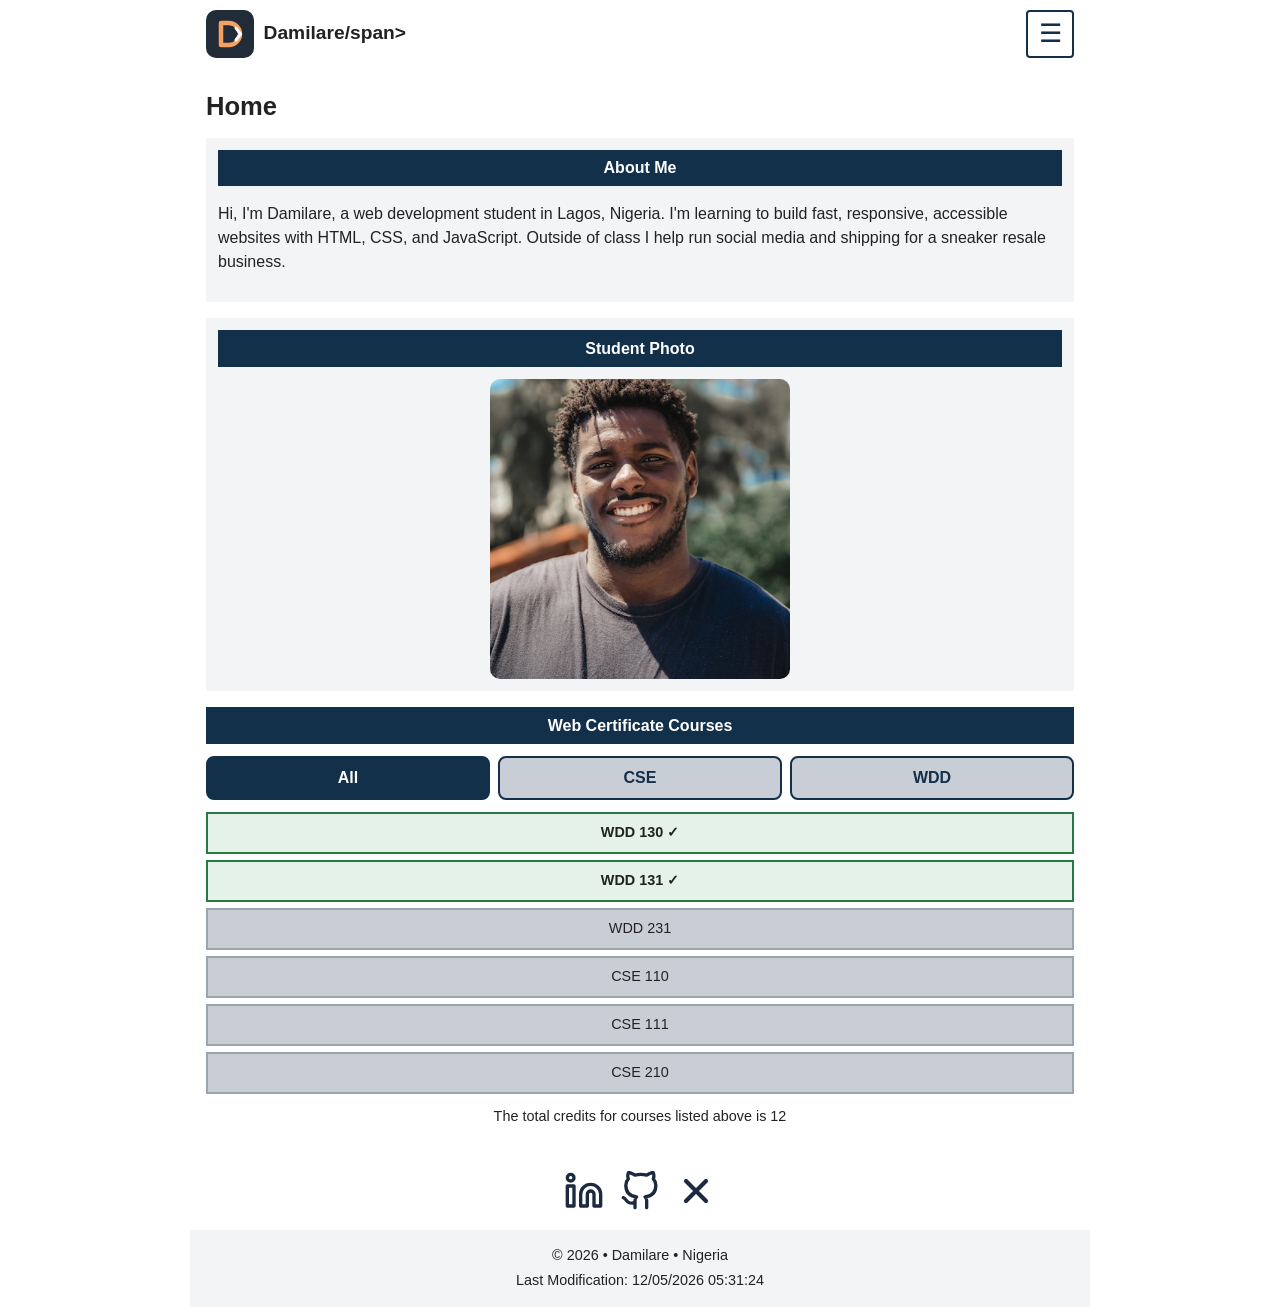
<file: index.html>
<!DOCTYPE html>
<html lang="en">
<head>
  <meta charset="UTF-8">
  <meta name="viewport" content="width=device-width, initial-scale=1">
  <title>Dami | WDD 231 Home</title>
  <meta name="description" content="Dami's WDD 231 home page with a filterable list of Web and Computer Programming certificate courses.">
  <meta name="author" content="Dami">
  <link rel="preconnect" href="https://fonts.googleapis.com">
  <link rel="preconnect" href="https://fonts.gstatic.com" crossorigin>
  <link href="https://fonts.googleapis.com/css2?family=Karla:wght@400;700&display=swap" rel="stylesheet">
  <link rel="icon" href="images/logo.svg" type="image/svg+xml">
  <link rel="stylesheet" href="styles/small.css">
  <link rel="stylesheet" href="styles/larger.css">
  <script src="scripts/navigation.js" defer></script>
  <script src="scripts/date.js" defer></script>
  <script src="scripts/course.js" defer></script>
</head>
<body>
  <header>
    <div class="top">
      <div class="brand">
        <img src="images/logo.svg" alt="" width="48" height="48">
        <span>Damilare/span>
      </div>
      <button id="menu-btn" type="button" aria-expanded="false" aria-controls="nav-menu" aria-label="Toggle menu">&#9776;</button>
    </div>
    <nav>
      <ul id="nav-menu">
        <li><a href="index.html" class="active" aria-current="page">Home</a></li>
        <li><a href="#">Chamber Project</a></li>
        <li><a href="#">Final Project</a></li>
      </ul>
    </nav>
  </header>

  <main>
    <h1>Home</h1>

    <section class="about">
      <h2>About Me</h2>
      <p>Hi, I'm Damilare, a web development student in Lagos, Nigeria. I'm learning to build fast, responsive, accessible websites with HTML, CSS, and JavaScript. Outside of class I help run social media and shipping for a sneaker resale business.</p>
    </section>

    <section class="photo">
      <h2>Student Photo</h2>
      <img src="images/dami.webp" alt="Portrait of Dami" width="300" height="300">
    </section>

    <section class="courses">
      <h2>Web Certificate Courses</h2>
      <div class="filters">
        <button type="button" data-filter="all" class="active">All</button>
        <button type="button" data-filter="CSE">CSE</button>
        <button type="button" data-filter="WDD">WDD</button>
      </div>
      <div id="course-list"></div>
      <p id="credits" aria-live="polite"></p>
    </section>
  </main>

  <footer>
    <div class="social">
      <a href="https://www.linkedin.com/in/your-profile"><img src="images/linkedin.svg" alt="LinkedIn" width="40" height="40"></a>
      <a href="https://github.com/your-username"><img src="images/github.svg" alt="GitHub" width="40" height="40"></a>
      <a href="https://x.com/your-handle"><img src="images/x.svg" alt="X" width="40" height="40"></a>
    </div>
    <div class="info">
      <p>&copy; <span id="year"></span> &bull; Damilare &bull; Nigeria</p>
      <p>Last Modification: <span id="lastModified"></span></p>
    </div>
  </footer>
</body>
</html>
</file>
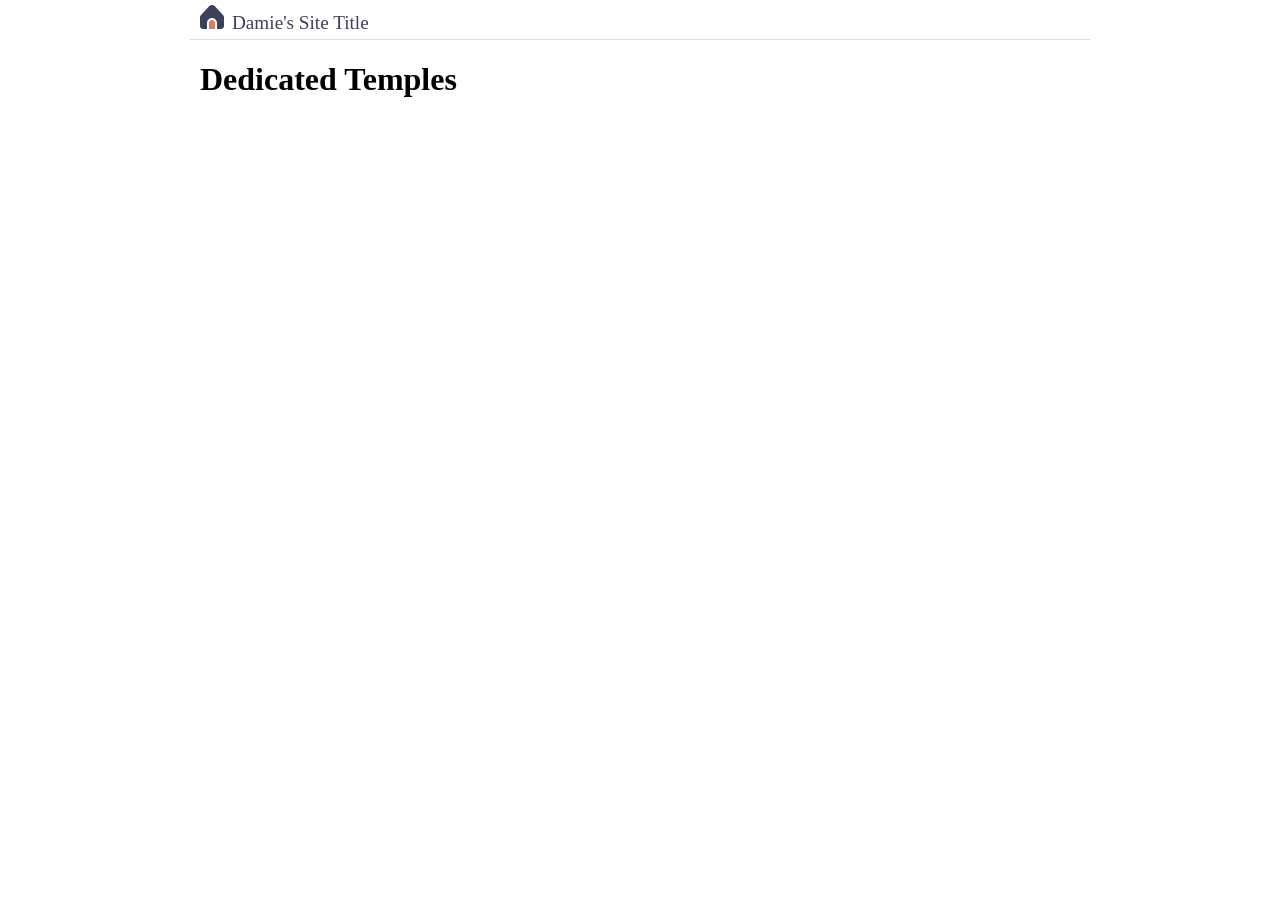
<file: code-along-wk1/index.html>
<!DOCTYPE html>
<html lang="en">
<head>
    <meta charset="UTF-8">
    <meta name="viewport" content="width=device-width, initial-scale=1.0">
    <title>Document</title>

    <!-- Google Font -->
    <link rel="preconnect" href="https://fonts.googleapis.com">
    <link rel="preconnect" href="https://fonts.gstatic.com" crossorigin>
    <link href="https://fonts.googleapis.com/css2?family=Josefin+Sans:wght@400;500;600;700&display=swap" rel="stylesheet">

    <!-----style sheets here -->
    <link rel="stylesheet" href="styles/normalize.css">
    <link rel="stylesheet" href="styles/larger.css">
    <link rel="stylesheet" href="styles/base.css">
</head>
<body>
    <header>
        <img src="images/home.svg" alt="Site Logo" width="512" height="512">
        <span>Damie's Site Title</span>
        <button id="ham-btn" class="hamburger"></button>
    </header>
    <nav id="nav-bar" class="navigation">
        <ul>
            <li><a href="#">News & Events</a></li>
            <li class="current"><a href="#">Dedicated Temples</a></li>
            <li><a href="#">Announced Temples</a></li>
        </ul>
    </nav>
    <main>
        <h1>Dedicated Temples</h1>
    </main>
    <footer></footer>
    <script src="scripts/navigation.js"></script>
</body>
</html>
</file>
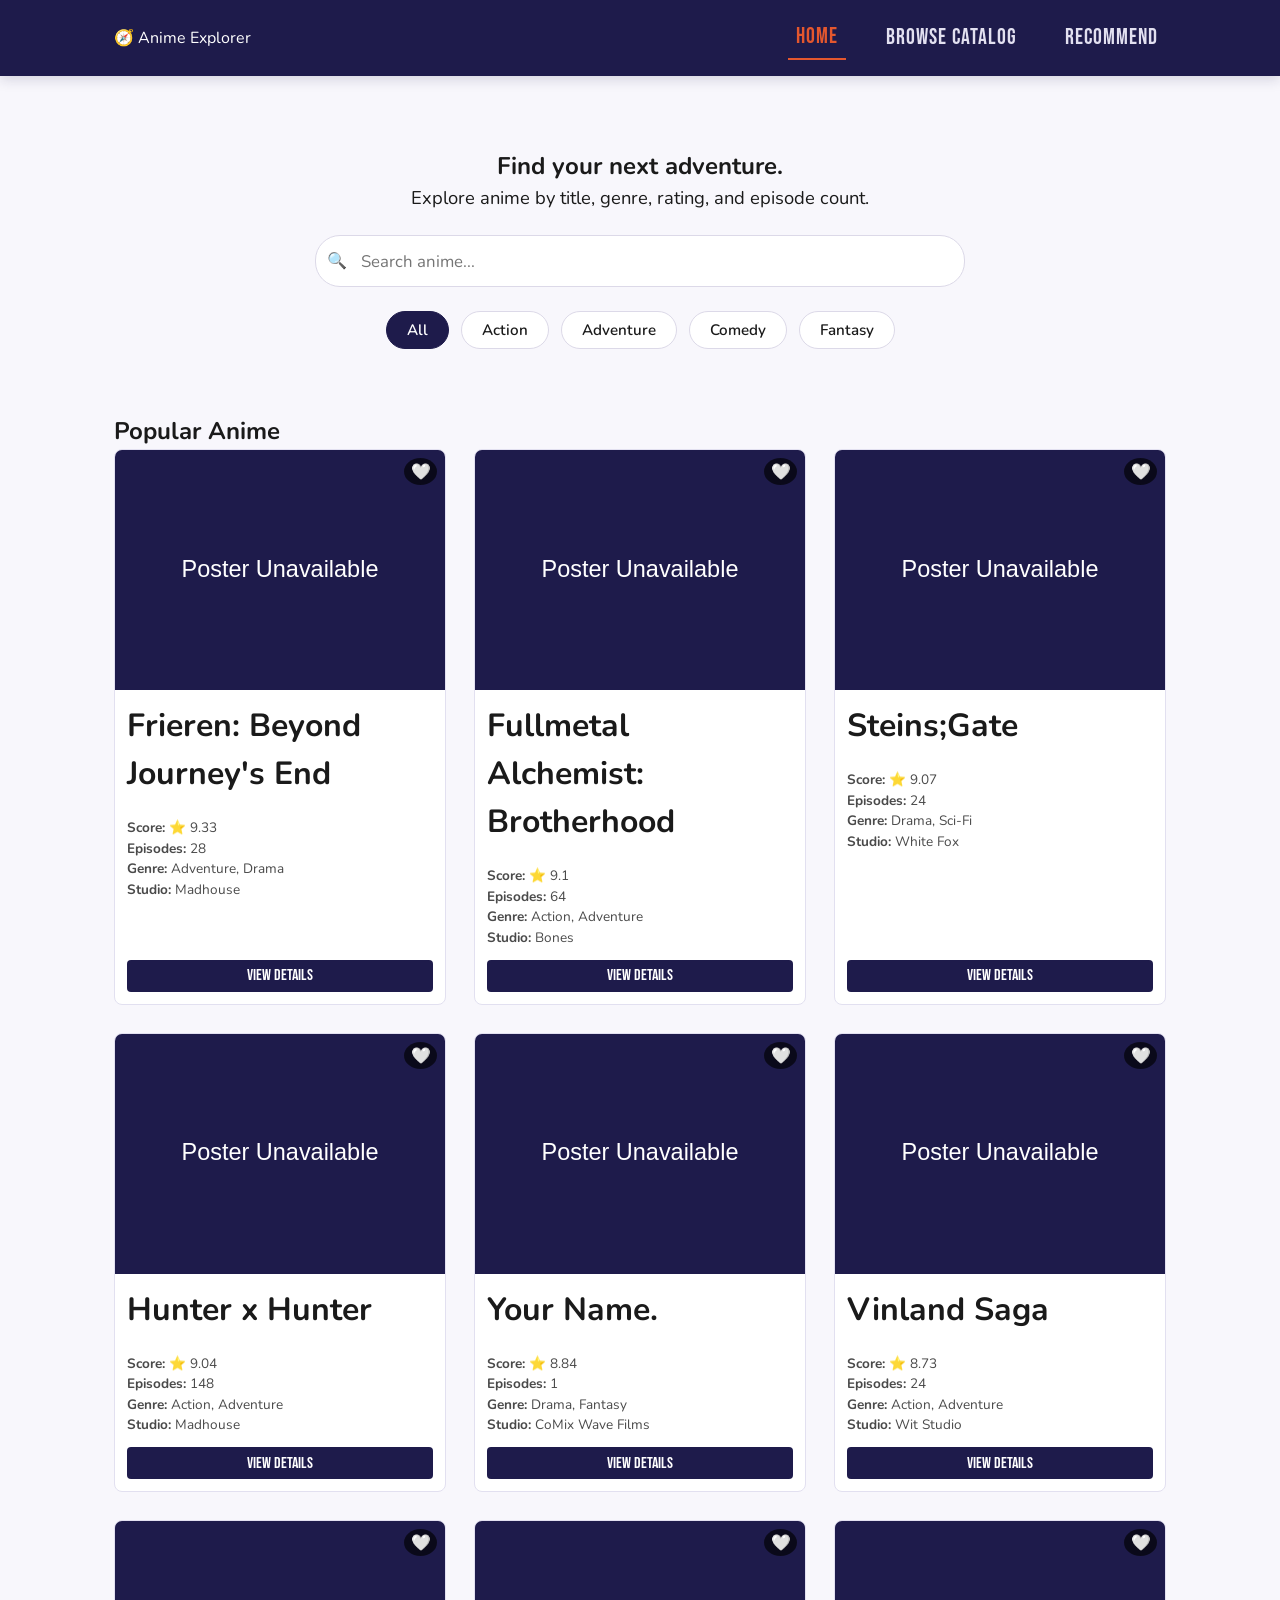
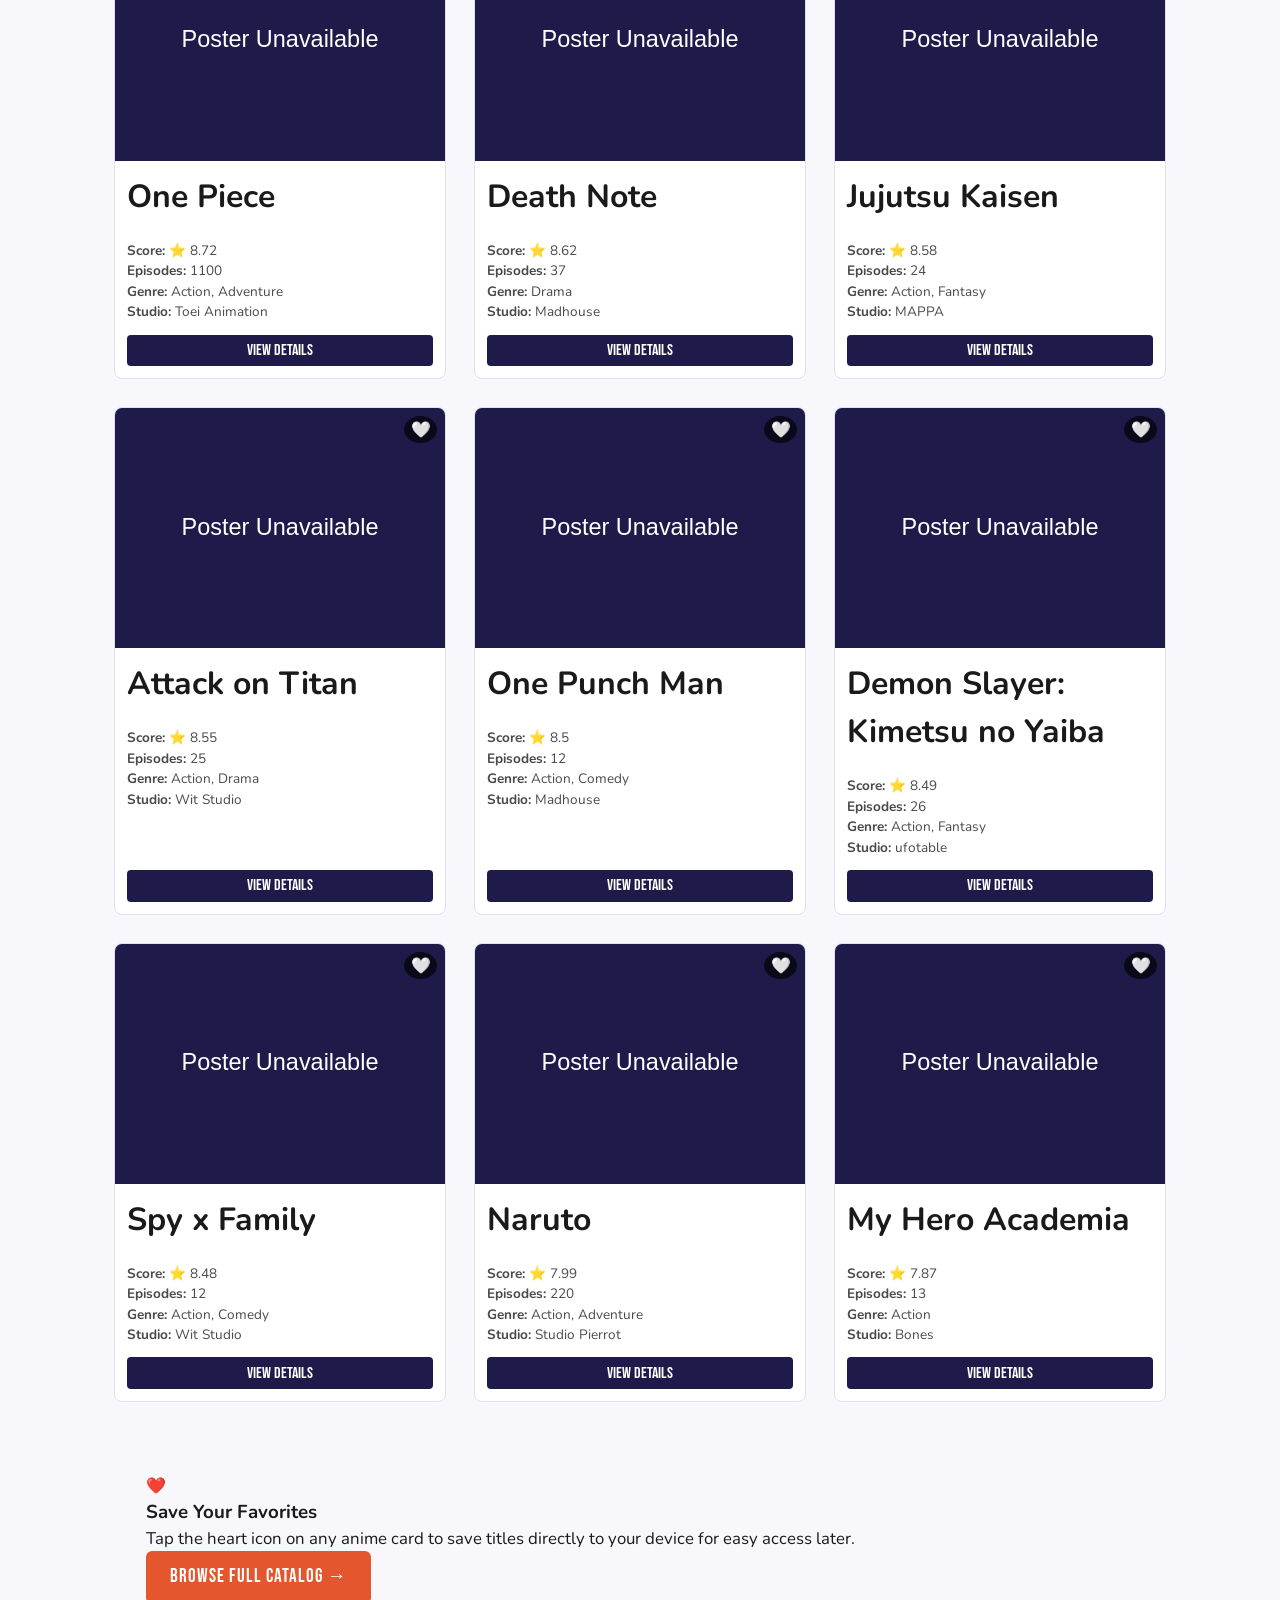
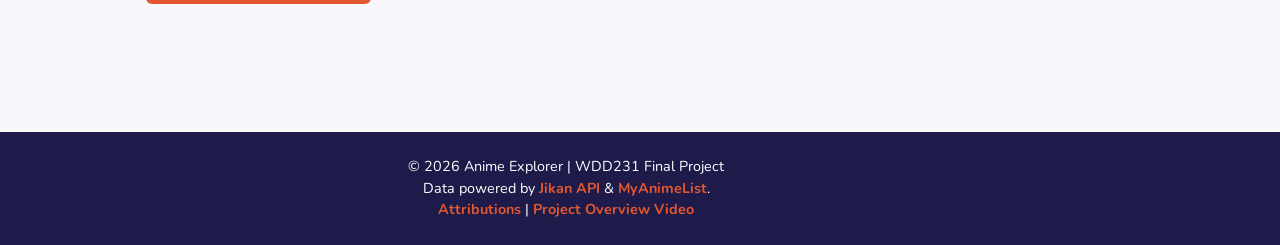
<file: finalproject/index.html>
<!DOCTYPE html>
<html lang="en">
<head>
  <meta charset="UTF-8">
  <meta name="viewport" content="width=device-width, initial-scale=1.0">
  <title>Anime Explorer | Find Your Next Adventure</title>
  <meta name="description" content="Explore popular anime by title, genre, rating, and episode count on Anime Explorer.">
  <meta name="author" content="Damilare Samuel Ajayi">

  <!-- Open Graph Protocol Tags -->
  <meta property="og:title" content="Anime Explorer | Find Your Next Adventure">
  <meta property="og:description" content="Explore popular anime titles, filter by genre, and track your favorite series.">
  <meta property="og:type" content="website">
  <meta property="og:image" content="https://damie-aj95.github.io/wdd231/finalproject/images/og-image.jpg">
  <meta property="og:url" content="https://damie-aj95.github.io/wdd231/finalproject/index.html">

  <link rel="preconnect" href="https://fonts.googleapis.com">
  <link rel="preconnect" href="https://fonts.gstatic.com" crossorigin>
  <link href="https://fonts.googleapis.com/css2?family=Bebas+Neue&family=Nunito:wght@400;600;700&display=swap" rel="stylesheet">

  <link rel="icon" href="favicon.ico" type="image/x-icon">
  <link rel="stylesheet" href="styles/small.css">
  <link rel="stylesheet" href="styles/large.css" media="(min-width: 768px)">
</head>
<body>

  <header class="site-header">
    <div class="header-container">
      <a href="index.html" class="logo-link">
        <span class="logo-icon" aria-hidden="true">🧭</span>
        <span class="logo-text">Anime Explorer</span>
      </a>
      
      <button class="nav-toggle" id="nav-toggle" aria-label="Toggle navigation menu" aria-expanded="false">
        <span class="hamburger" aria-hidden="true"></span>
      </button>

      <nav class="site-nav" id="site-nav">
        <ul>
          <li><a href="index.html" class="active" aria-current="page">Home</a></li>
          <li><a href="browse.html">Browse Catalog</a></li>
          <li><a href="recommend.html">Recommend</a></li>
        </ul>
      </nav>
    </div>
  </header>

  <main>
    <!-- Hero Header & Search Section -->
    <section class="hero-section">
      <h1>Find your next adventure.</h1>
      <p>Explore anime by title, genre, rating, and episode count.</p>

      <!-- Search Input Bar with Accessible Label -->
      <div class="search-box">
        <label for="anime-search" class="visually-hidden">Search Anime Titles</label>
        <span class="search-icon" aria-hidden="true">🔍</span>
        <input type="text" id="anime-search" placeholder="Search anime...">
      </div>

      <!-- Genre Filter Pills -->
      <div class="filter-pills" id="filter-pills">
        <button class="pill active" data-genre="all">All</button>
        <button class="pill" data-genre="action">Action</button>
        <button class="pill" data-genre="adventure">Adventure</button>
        <button class="pill" data-genre="comedy">Comedy</button>
        <button class="pill" data-genre="fantasy">Fantasy</button>
      </div>
    </section>

    <!-- Popular Anime Grid -->
    <section class="catalog-section">
      <h2>Popular Anime</h2>
      <div id="anime-container" class="card-grid" aria-live="polite">
        <p class="loading-state">Loading popular titles...</p>
      </div>
    </section>

    <!-- Save Favorites Callout Banner -->
    <section class="favorites-callout">
      <div class="callout-content">
        <span class="callout-icon" aria-hidden="true">❤️</span>
        <div>
          <h3>Save Your Favorites</h3>
          <p>Tap the heart icon on any anime card to save titles directly to your device for easy access later.</p>
        </div>
      </div>
      <a href="browse.html" class="btn callout-btn">Browse Full Catalog &rarr;</a>
    </section>

    <!-- Modal Dialog -->
    <dialog id="anime-modal" class="anime-dialog"></dialog>
  </main>

  <footer class="site-footer">
    <div class="footer-container">
      <p>&copy; 2026 Anime Explorer | WDD231 Final Project</p>
      <p>
        Data powered by <a href="https://jikan.moe/" target="_blank" rel="noopener">Jikan API</a> &amp; <a href="https://myanimelist.net/" target="_blank" rel="noopener">MyAnimeList</a>.
      </p>
      <p>
        <a href="attributions.html">Attributions</a> | 
        <a href="https://www.youtube.com/watch?v=dQw4w9WgXcQ" target="_blank" rel="noopener">Project Overview Video</a>
      </p>
    </div>
  </footer>

  <script type="module" src="scripts/nav.js"></script>
  <script type="module" src="scripts/catalog.js"></script>
</body>
</html>
</file>
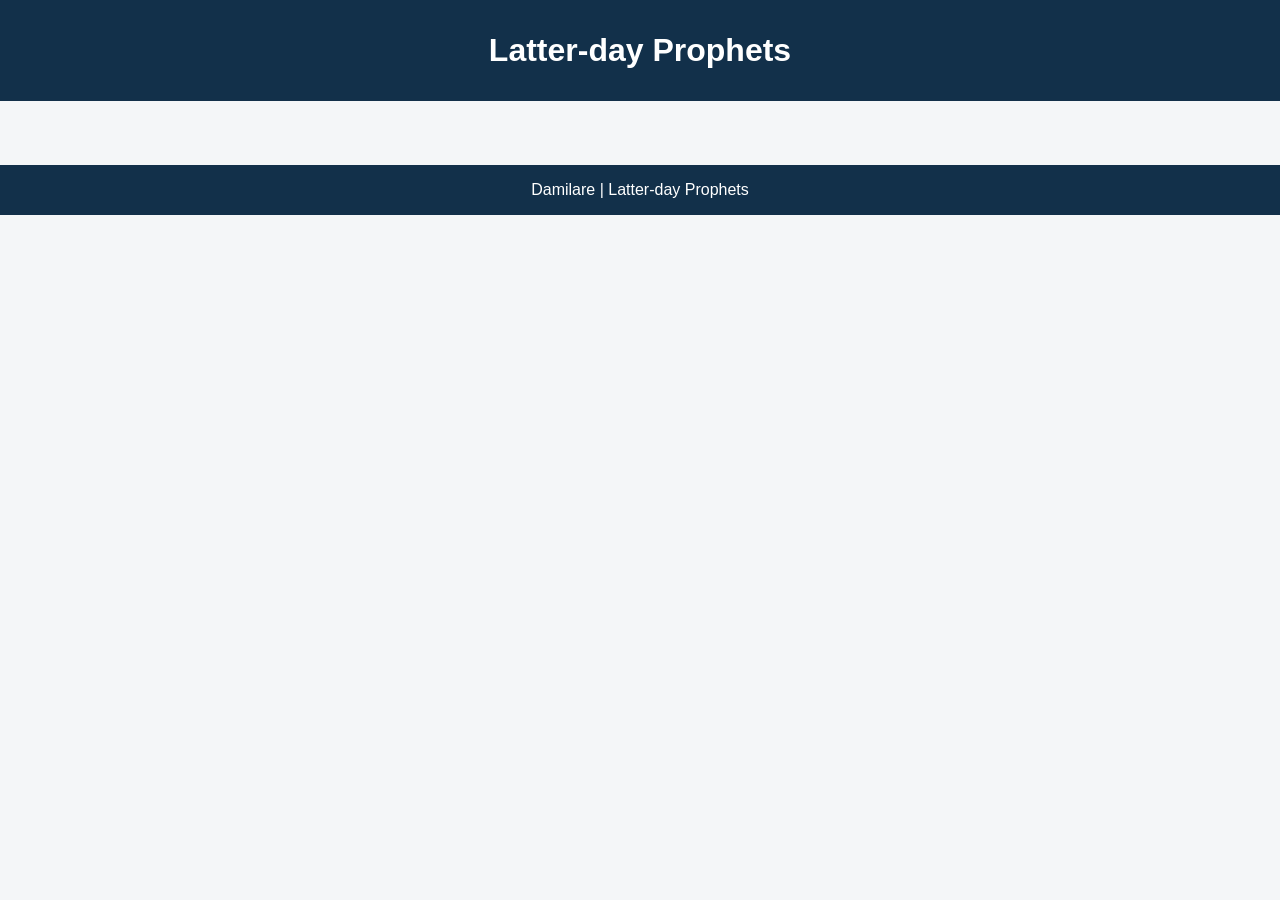
<file: prophets.html>
<!DOCTYPE html>
<html lang="en">
<head>
  <meta charset="UTF-8">
  <meta name="viewport" content="width=device-width, initial-scale=1.0">
  <meta name="description" content="Latter-day Prophets">
  <meta name="author" content="Your Name">
  <title>Latter-day Prophets</title>

  <link rel="stylesheet" href="styles/prophets.css">
  <script src="scripts/prophets.js" defer></script>
</head>

<body>
  <header>
    <h1>Latter-day Prophets</h1>
  </header>

  <main>
    <div id="cards"></div>
  </main>

  <footer>
    Damilare | Latter-day Prophets
  </footer>
</body>
</html>
</file>
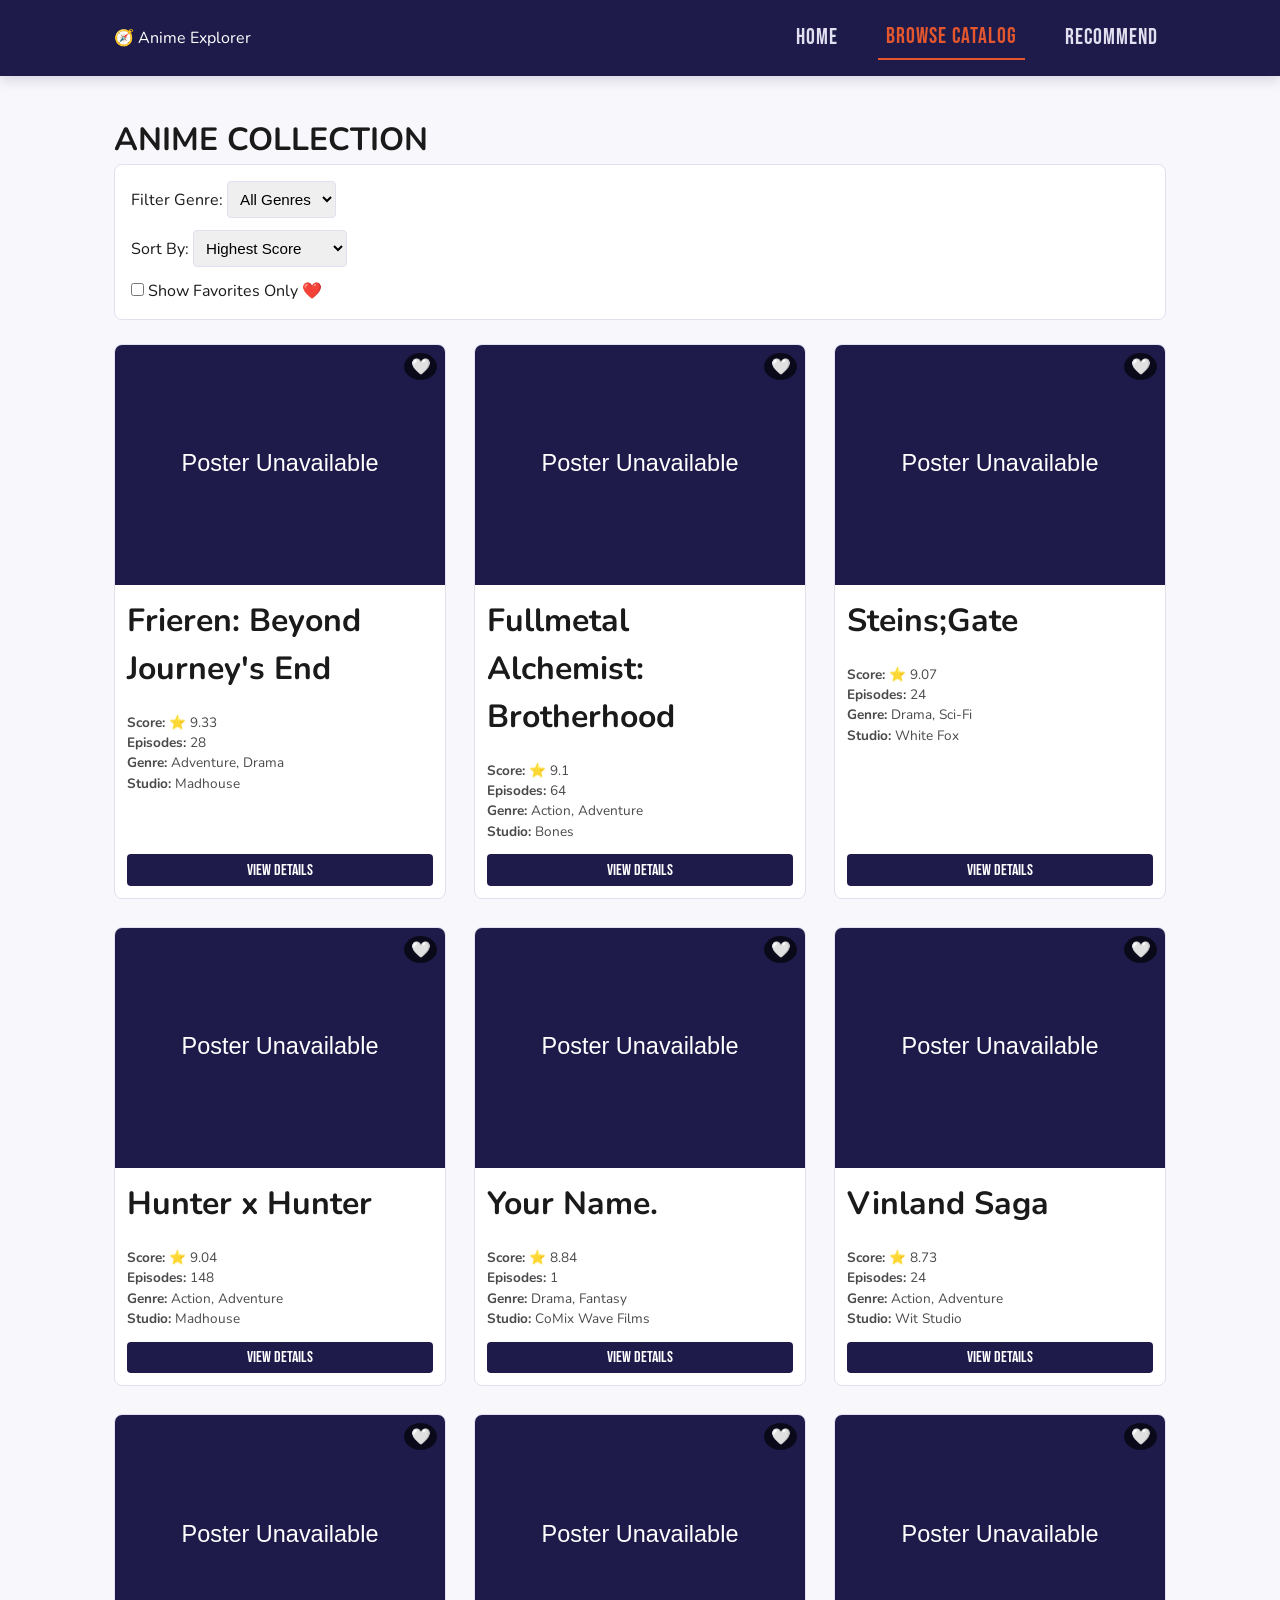
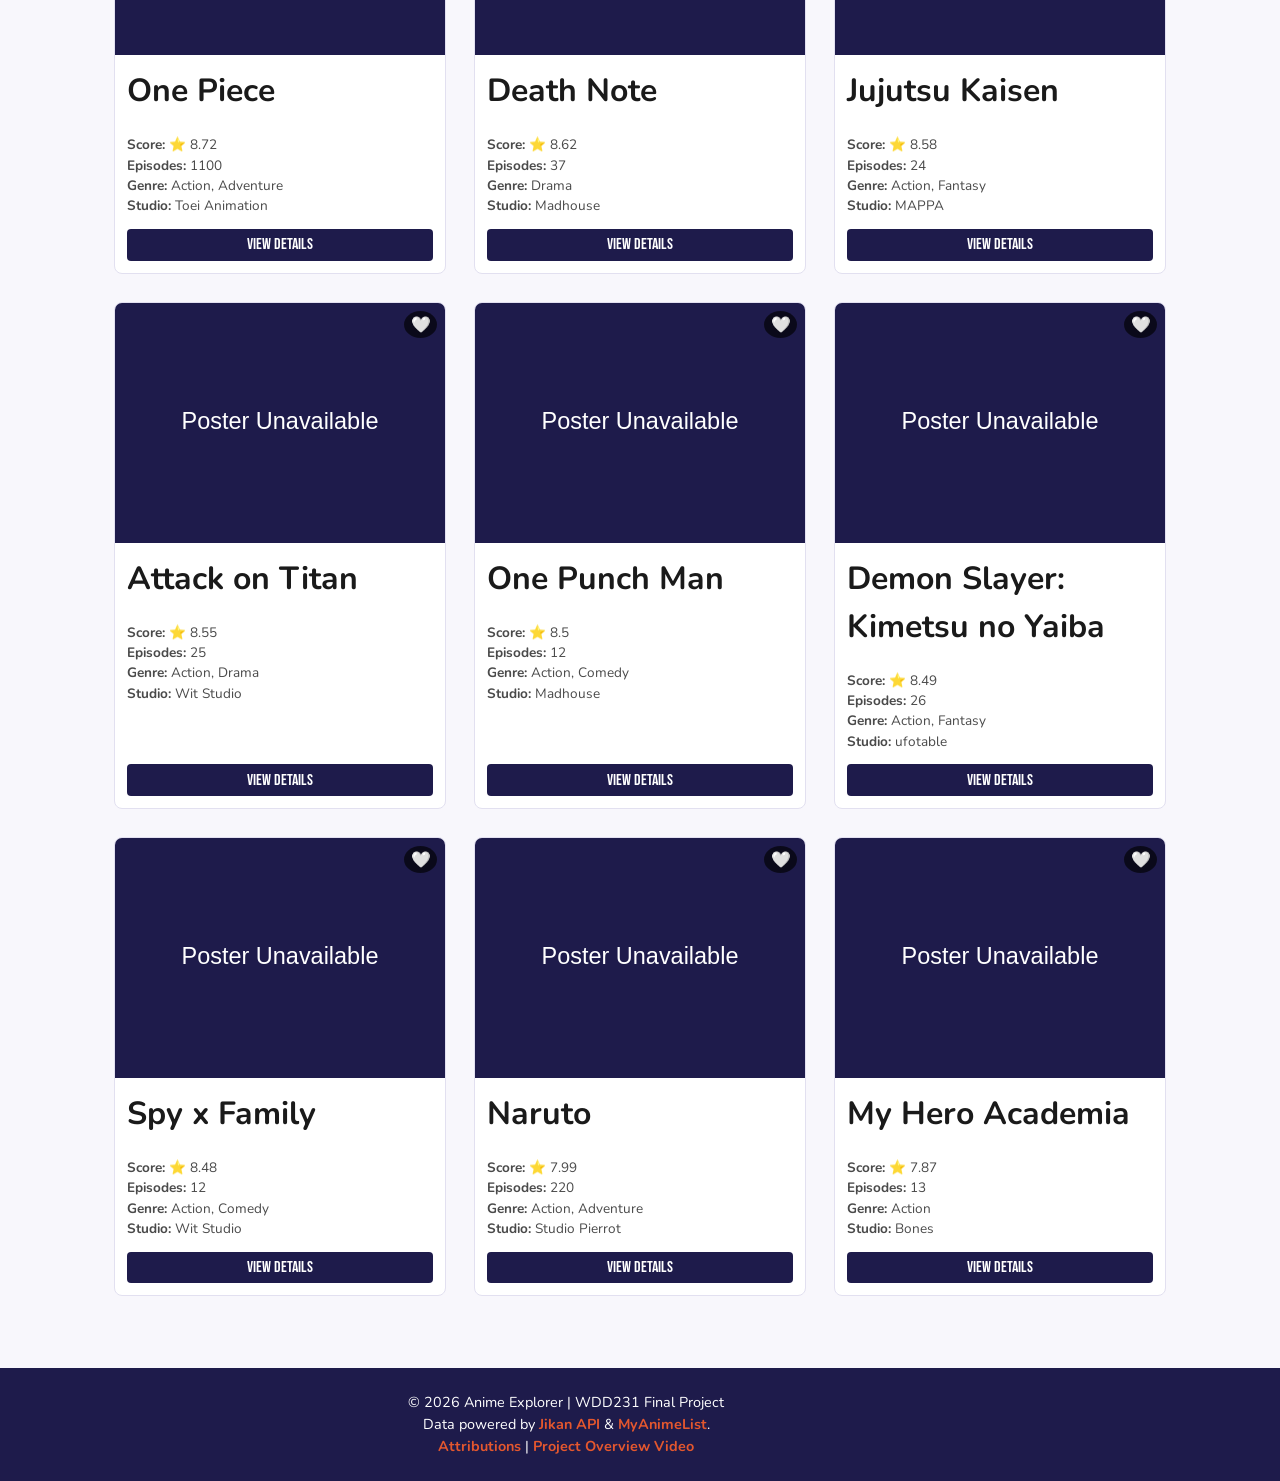
<file: finalproject/browse.html>
<!DOCTYPE html>
<html lang="en">
<head>
  <meta charset="UTF-8">
  <meta name="viewport" content="width=device-width, initial-scale=1.0">
  <title>Browse Catalog | Anime Explorer</title>
  <meta name="description" content="Browse and filter top anime series by genre, ratings, and total episode count on Anime Explorer.">
  <meta name="author" content="Your Name">

  <!-- Open Graph Protocol Tags -->
  <meta property="og:title" content="Browse Catalog | Anime Explorer">
  <meta property="og:description" content="Browse and filter top anime series with episode counts, scores, and studio details.">
  <meta property="og:type" content="website">
  <meta property="og:image" content="https://damie-aj95.github.io/wdd231/finalproject/images/og-image.jpg">
  <meta property="og:url" content="https://damie-aj95.github.io/wdd231/finalproject/browse.html">

  <link rel="preconnect" href="https://fonts.googleapis.com">
  <link rel="preconnect" href="https://fonts.gstatic.com" crossorigin>
  <!-- Optimized Font Loading: Dropped unused italic weights to save page weight -->
  <link href="https://fonts.googleapis.com/css2?family=Bebas+Neue&family=Nunito:wght@400;600;700&display=swap" rel="stylesheet">

  <link rel="icon" href="favicon.ico" type="image/x-icon">
  <link rel="stylesheet" href="styles/small.css">
  <link rel="stylesheet" href="styles/large.css" media="(min-width: 768px)">
</head>
<body>

  <header class="site-header">
    <div class="header-container">
      <a href="index.html" class="logo-link">
        <span class="logo-icon" aria-hidden="true">🧭</span>
        <span class="logo-text">Anime Explorer</span>
      </a>
      
      <button class="nav-toggle" id="nav-toggle" aria-label="Toggle navigation menu" aria-expanded="false">
        <span class="hamburger" aria-hidden="true"></span>
      </button>

      <nav class="site-nav" id="site-nav">
        <ul>
          <li><a href="index.html">Home</a></li>
          <li><a href="browse.html" class="active" aria-current="page">Browse Catalog</a></li>
          <li><a href="recommend.html">Recommend</a></li>
        </ul>
      </nav>
    </div>
  </header>

  <main>
    <h1>ANIME COLLECTION</h1>

    <!-- Filter & Sort Controls Bar -->
    <div class="controls-bar">
      <div class="control-group">
        <label for="genre-filter">Filter Genre:</label>
        <select id="genre-filter">
          <option value="all">All Genres</option>
          <option value="action">Action</option>
          <option value="adventure">Adventure</option>
          <option value="comedy">Comedy</option>
          <option value="drama">Drama</option>
          <option value="fantasy">Fantasy</option>
          <option value="sci-fi">Sci-Fi</option>
        </select>
      </div>

      <div class="control-group">
        <label for="sort-select">Sort By:</label>
        <select id="sort-select">
          <option value="score-desc">Highest Score</option>
          <option value="episodes-asc">Fewest Episodes</option>
        </select>
      </div>

      <!-- Favorites Filter Option -->
      <div class="control-group favorites-toggle">
        <input type="checkbox" id="favorites-only">
        <label for="favorites-only">Show Favorites Only ❤️</label>
      </div>
    </div>

    <!-- Dynamic Catalog Grid Output -->
    <section class="catalog-section">
      <h2 class="visually-hidden">Catalog Results</h2>
      <div id="anime-container" class="card-grid" aria-live="polite">
        <p class="loading-state">Loading anime catalog...</p>
      </div>
    </section>

    <!-- Modal Dialog Structure -->
    <dialog id="anime-modal" class="anime-dialog"></dialog>
  </main>

  <footer class="site-footer">
    <div class="footer-container">
      <p>&copy; 2026 Anime Explorer | WDD231 Final Project</p>
      <p>
        Data powered by <a href="https://jikan.moe/" target="_blank" rel="noopener">Jikan API</a> &amp; <a href="https://myanimelist.net/" target="_blank" rel="noopener">MyAnimeList</a>.
      </p>
      <p>
        <a href="attributions.html">Attributions</a> | 
        <a href="https://www.youtube.com/watch?your-recorded-video-id" target="_blank" rel="noopener">Project Overview Video</a>
      </p>
    </div>
  </footer>

  <script type="module" src="scripts/nav.js"></script>
  <script type="module" src="scripts/catalog.js"></script>
</body>
</html>
</file>
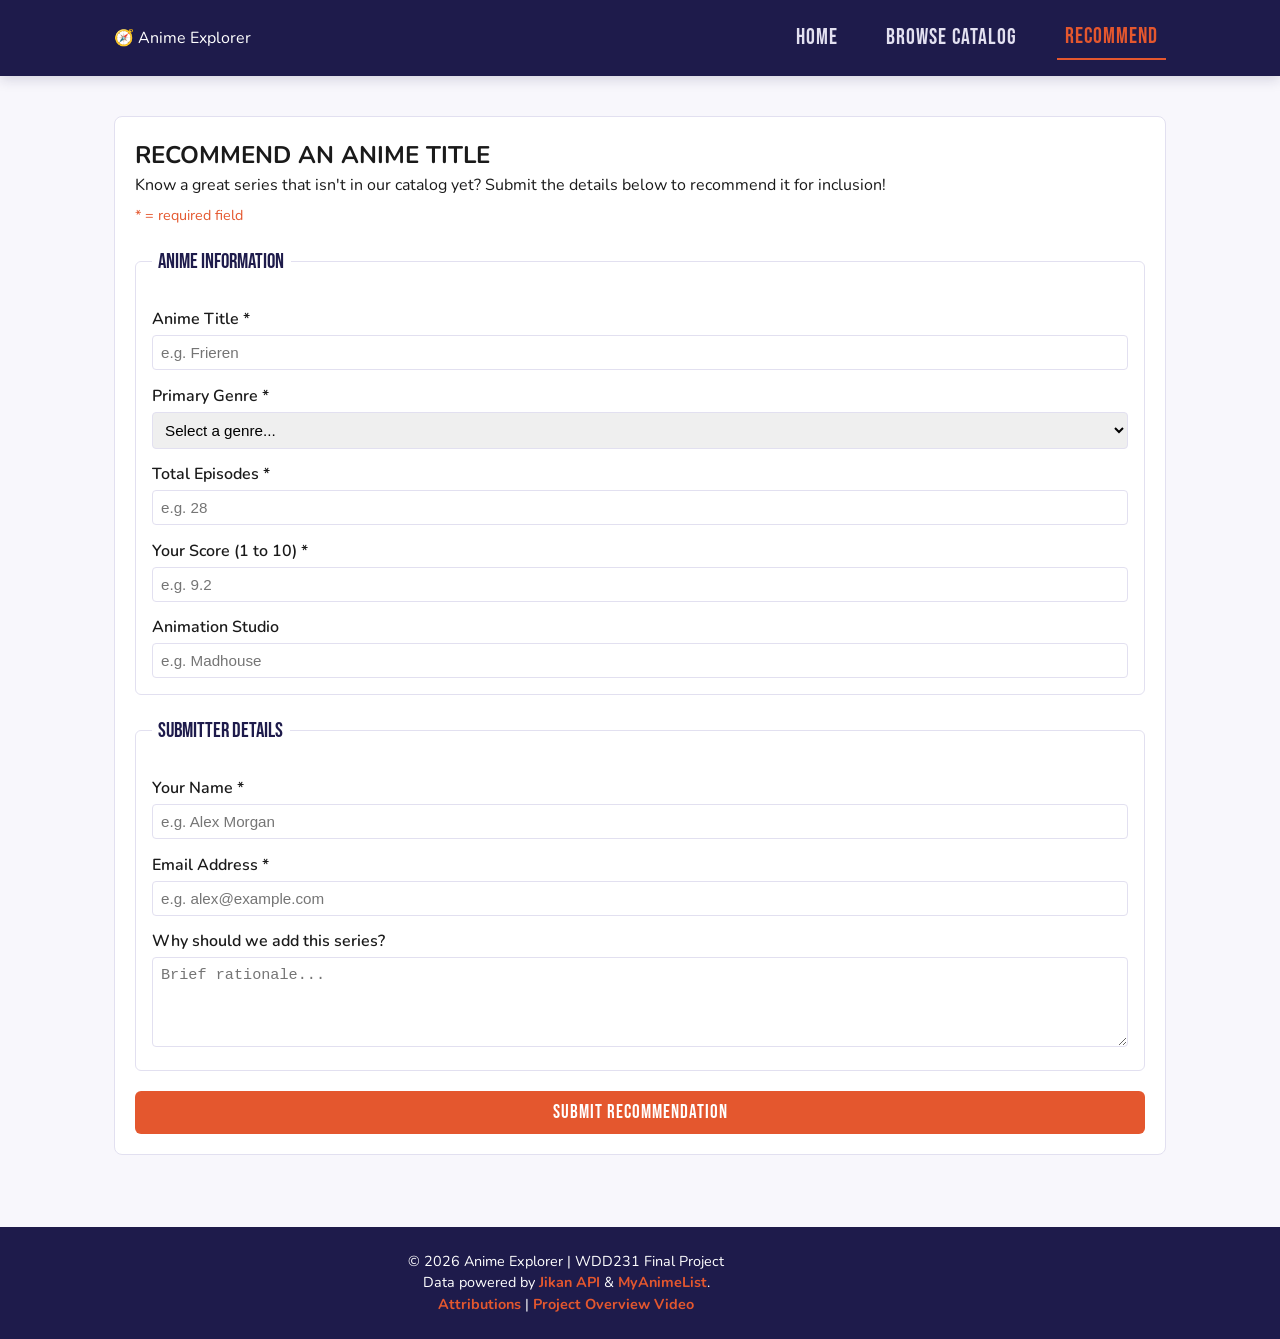
<file: finalproject/recommend.html>
<!DOCTYPE html>
<html lang="en">
<head>
  <meta charset="UTF-8">
  <meta name="viewport" content="width=device-width, initial-scale=1.0">
  <title>Suggest an Anime | Anime Explorer</title>
  <meta name="description" content="Submit your anime recommendations to be added to the Anime Explorer catalog.">
  <meta name="author" content="Your Name">

  <!-- Open Graph Protocol Tags -->
  <meta property="og:title" content="Suggest an Anime | Anime Explorer">
  <meta property="og:description" content="Recommend your favorite series to help expand the Anime Explorer catalog.">
  <meta property="og:type" content="website">
  <meta property="og:image" content="https://damie-aj95.github.io/wdd231/finalproject/images/og-image.jpg">
  <meta property="og:url" content="https://damie-aj95.github.io/wdd231/finalproject/recommend.html">

  <link rel="preconnect" href="https://fonts.googleapis.com">
  <link rel="preconnect" href="https://fonts.gstatic.com" crossorigin>
  <!-- Optimized Font Loading: Dropped unused italic weights -->
  <link href="https://fonts.googleapis.com/css2?family=Bebas+Neue&family=Nunito:wght@400;600;700&display=swap" rel="stylesheet">

  <link rel="icon" href="favicon.ico" type="image/x-icon">
  <link rel="stylesheet" href="styles/small.css">
  <link rel="stylesheet" href="styles/large.css" media="(min-width: 768px)">
</head>
<body>

  <header class="site-header">
    <div class="header-container">
      <a href="index.html" class="logo-link">
        <span class="logo-icon" aria-hidden="true">🧭</span>
        <span class="logo-text">Anime Explorer</span>
      </a>
      
      <button class="nav-toggle" id="nav-toggle" aria-label="Toggle navigation menu" aria-expanded="false">
        <span class="hamburger" aria-hidden="true"></span>
      </button>

      <nav class="site-nav" id="site-nav">
        <ul>
          <li><a href="index.html">Home</a></li>
          <li><a href="browse.html">Browse Catalog</a></li>
          <li><a href="recommend.html" class="active" aria-current="page">Recommend</a></li>
        </ul>
      </nav>
    </div>
  </header>

  <main>
    <section class="form-container">
      <h1>RECOMMEND AN ANIME TITLE</h1>
      <p>Know a great series that isn't in our catalog yet? Submit the details below to recommend it for inclusion!</p>
      
      <p class="required-note" style="margin-top: 0.5rem; font-size: 0.9rem; color: var(--accent-coral);">* = required field</p>

      <form action="thanks.html" method="get" class="recommend-form">
        <fieldset>
          <legend>Anime Information</legend>

          <label for="title">Anime Title *</label>
          <input type="text" id="title" name="title" required placeholder="e.g. Frieren" title="Please enter the full anime title.">

          <label for="genre">Primary Genre *</label>
          <select id="genre" name="genre" required title="Select the primary genre of the anime.">
            <option value="" disabled selected>Select a genre...</option>
            <option value="Action">Action</option>
            <option value="Adventure">Adventure</option>
            <option value="Comedy">Comedy</option>
            <option value="Drama">Drama</option>
            <option value="Fantasy">Fantasy</option>
            <option value="Sci-Fi">Sci-Fi</option>
            <option value="Slice of Life">Slice of Life</option>
          </select>

          <label for="episodes">Total Episodes *</label>
          <input type="number" id="episodes" name="episodes" min="1" max="2000" required placeholder="e.g. 28" title="Enter total number of released episodes.">

          <label for="score">Your Score (1 to 10) *</label>
          <input type="number" id="score" name="score" min="1" max="10" step="0.1" required placeholder="e.g. 9.2" title="Rate the anime from 1 to 10.">

          <label for="studio">Animation Studio</label>
          <input type="text" id="studio" name="studio" placeholder="e.g. Madhouse" title="Enter the name of the animation studio.">
        </fieldset>

        <fieldset>
          <legend>Submitter Details</legend>

          <label for="user_name">Your Name *</label>
          <input type="text" id="user_name" name="user_name" required autocomplete="name" placeholder="e.g. Alex Morgan" title="Enter your full name.">

          <label for="email">Email Address *</label>
          <input type="email" id="email" name="email" required autocomplete="email" placeholder="e.g. alex@example.com" title="Enter a valid email address.">

          <label for="notes">Why should we add this series?</label>
          <textarea id="notes" name="notes" rows="4" placeholder="Brief rationale..." title="Explain why this title should be added."></textarea>
        </fieldset>

        <button type="submit" class="btn primary-btn submit-btn">Submit Recommendation</button>
      </form>
    </section>
  </main>

  <footer class="site-footer">
    <div class="footer-container">
      <p>&copy; 2026 Anime Explorer | WDD231 Final Project</p>
      <p>
        Data powered by <a href="https://jikan.moe/" target="_blank" rel="noopener">Jikan API</a> &amp; <a href="https://myanimelist.net/" target="_blank" rel="noopener">MyAnimeList</a>.
      </p>
      <p>
        <a href="attributions.html">Attributions</a> | 
        <a href="https://www.youtube.com/watch?your-recorded-video-id" target="_blank" rel="noopener">Project Overview Video</a>
      </p>
    </div>
  </footer>

  <!-- Only load the navigation toggle script on this page -->
  <script type="module" src="scripts/nav.js"></script>
</body>
</html>
</file>
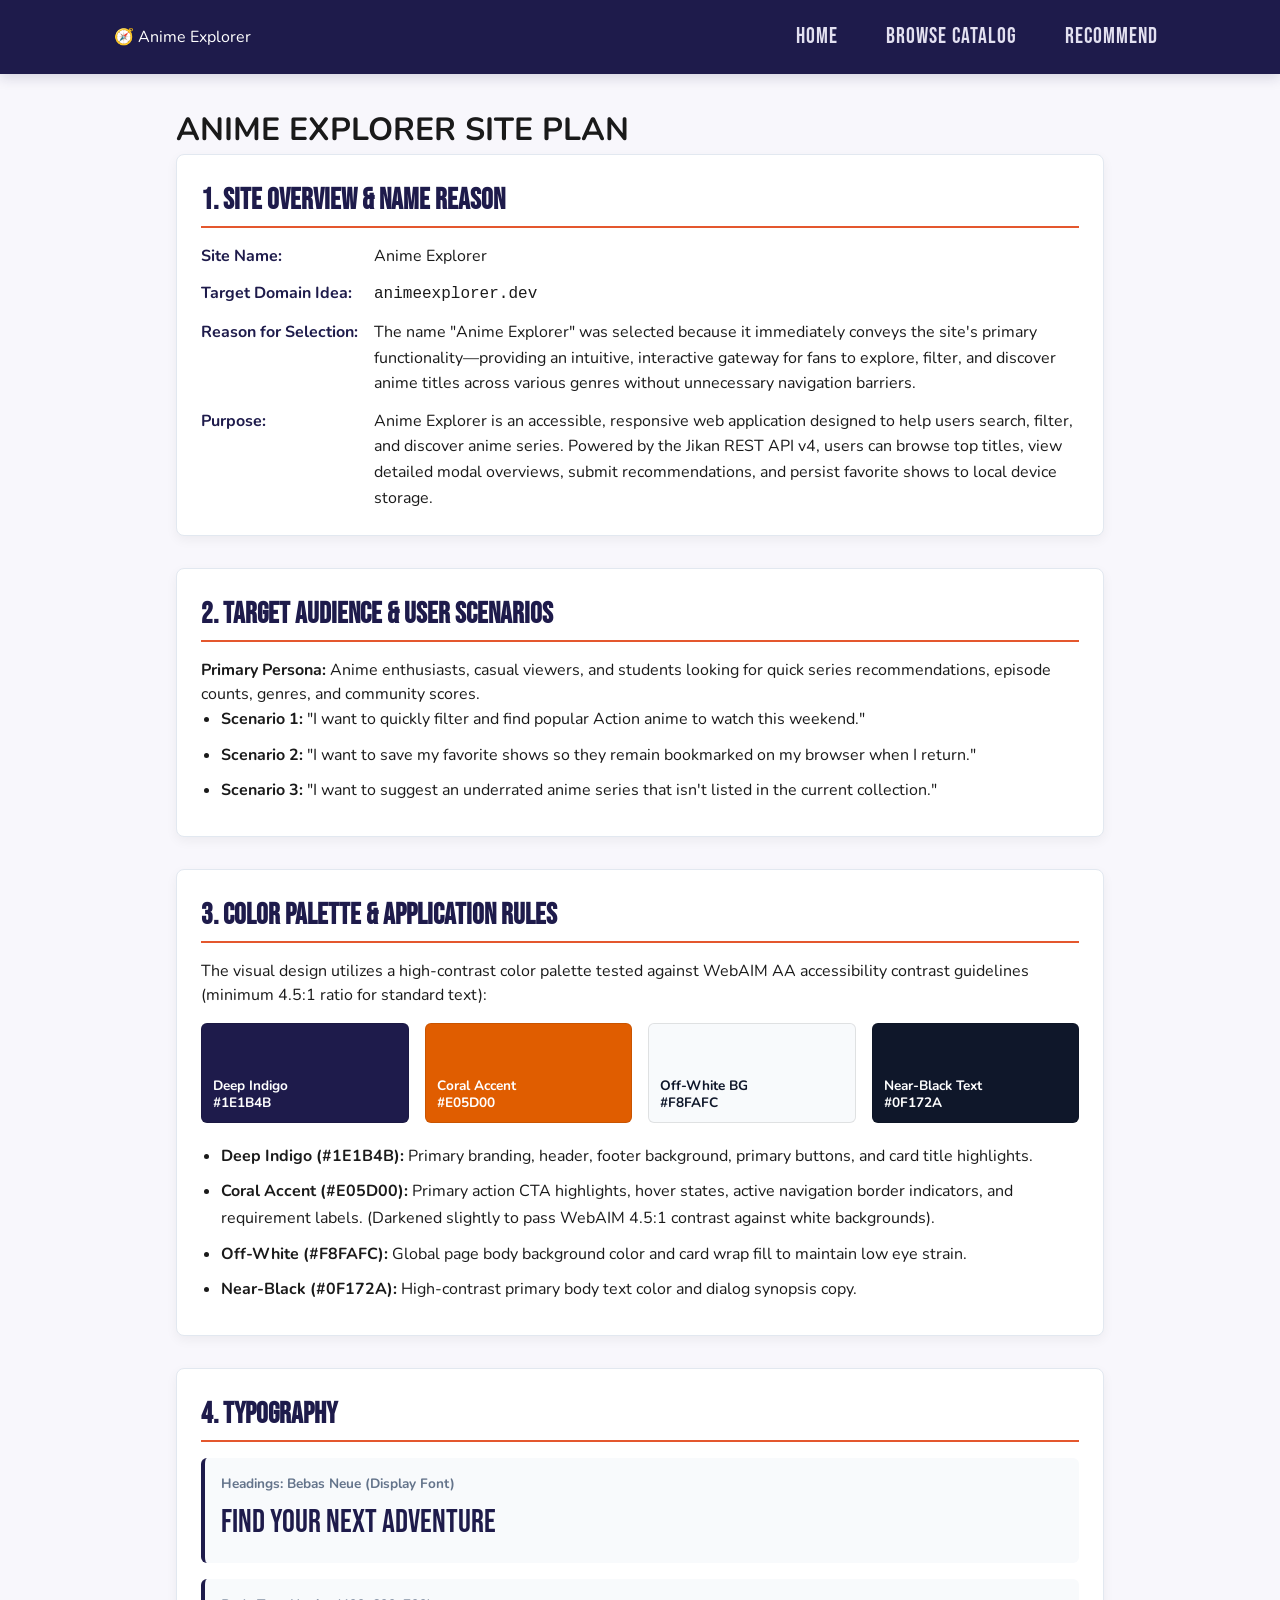
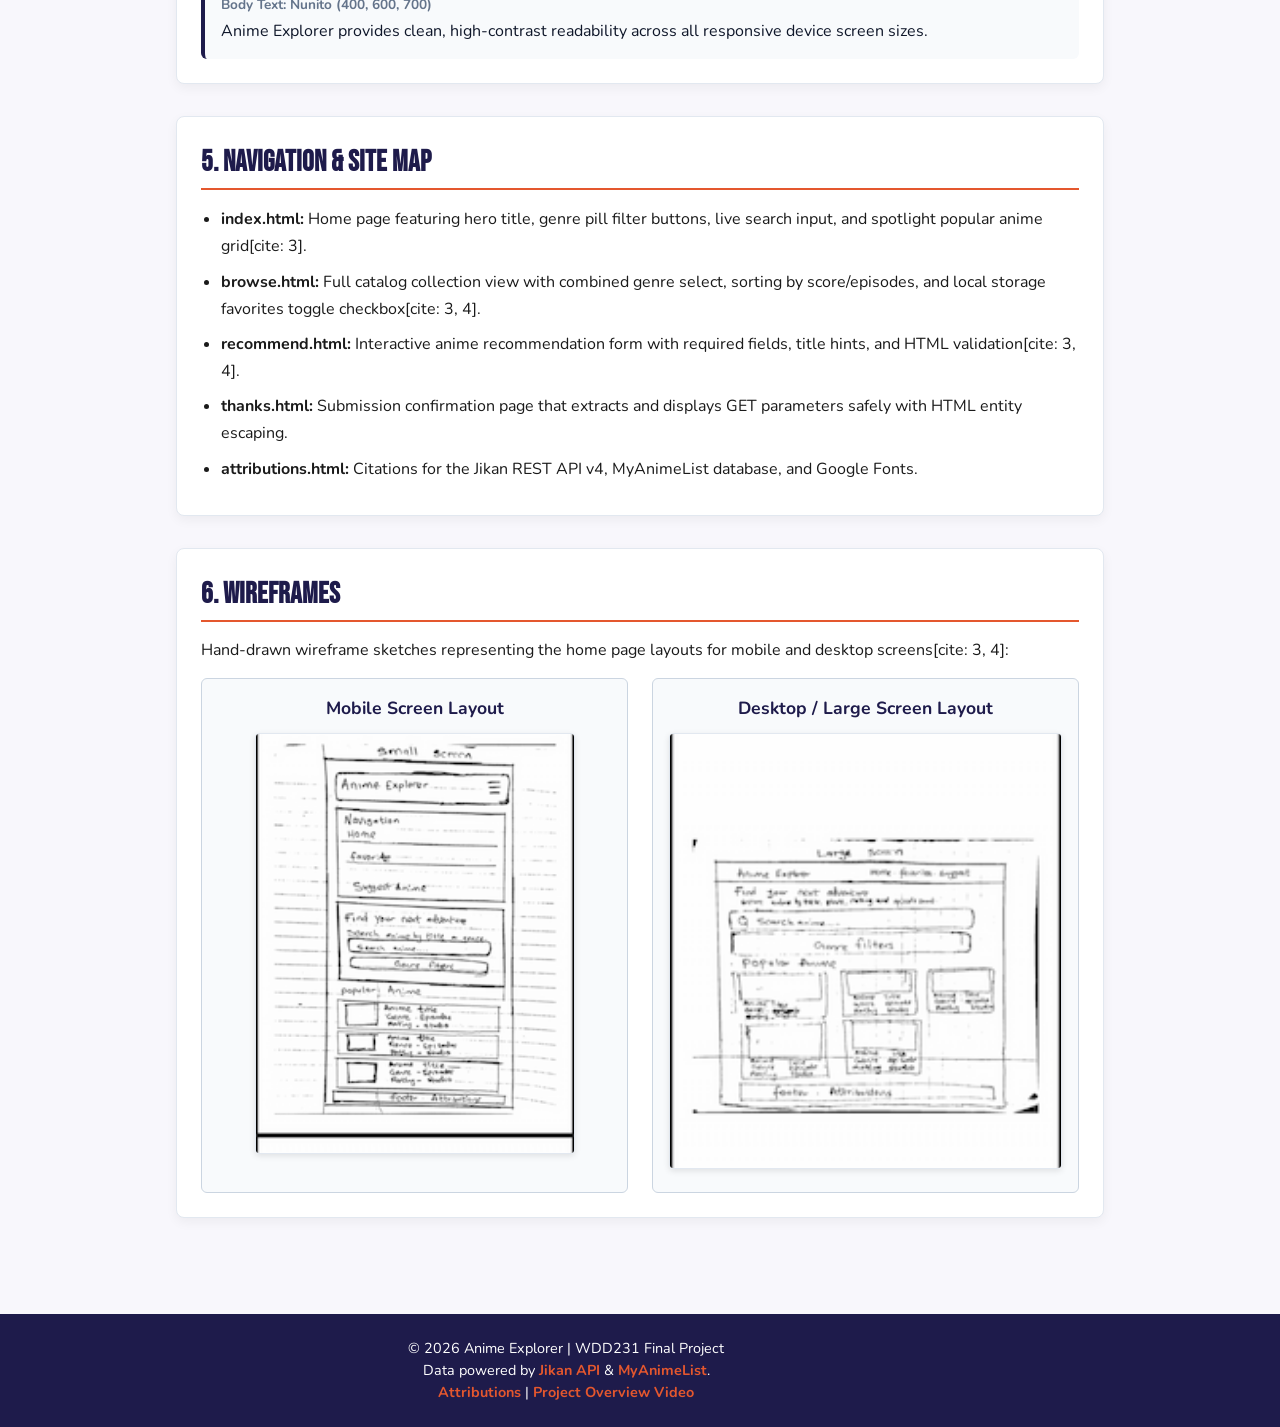
<file: finalproject/siteplan.html>
<!DOCTYPE html>
<html lang="en">
<head>
  <meta charset="UTF-8">
  <meta name="viewport" content="width=device-width, initial-scale=1.0">
  <title>Site Plan | Anime Explorer</title>
  <meta name="description" content="WDD231 Site Plan document for Anime Explorer including target audience, color palette, typography, wireframes, and site map.">
  <meta name="author" content="Damilare Samuel Ajayi">

  <!-- Open Graph Metadata -->
  <meta property="og:title" content="Site Plan | Anime Explorer">
  <meta property="og:description" content="Site architecture, branding guidelines, and wireframes for Anime Explorer.">
  <meta property="og:type" content="website">
  <meta property="og:image" content="https://damie-aj95.github.io/wdd231/finalproject/images/og-image.jpg">
  <meta property="og:url" content="https://damie-aj95.github.io/wdd231/finalproject/siteplan.html">

  <link rel="preconnect" href="https://fonts.googleapis.com">
  <link rel="preconnect" href="https://fonts.gstatic.com" crossorigin>
  <link href="https://fonts.googleapis.com/css2?family=Bebas+Neue&family=Nunito:wght@400;600;700&display=swap" rel="stylesheet">

  <link rel="icon" href="favicon.ico" type="image/x-icon">
  <link rel="stylesheet" href="styles/small.css">
  <link rel="stylesheet" href="styles/large.css" media="(min-width: 768px)">
  <link rel="stylesheet" href="styles/siteplan.css">
</head>
<body>

  <header class="site-header">
    <div class="header-container">
      <a href="index.html" class="logo-link">
        <span class="logo-icon" aria-hidden="true">🧭</span>
        <span class="logo-text">Anime Explorer</span>
      </a>
      
      <button class="nav-toggle" id="nav-toggle" aria-label="Toggle navigation menu" aria-expanded="false">
        <span class="hamburger" aria-hidden="true"></span>
      </button>

      <nav class="site-nav" id="site-nav">
        <ul>
          <li><a href="index.html">Home</a></li>
          <li><a href="browse.html">Browse Catalog</a></li>
          <li><a href="recommend.html">Recommend</a></li>
        </ul>
      </nav>
    </div>
  </header>

  <main class="siteplan-main">
    <h1>ANIME EXPLORER SITE PLAN</h1>

    <!-- 1. Site Overview -->
    <section class="plan-section">
      <h2>1. Site Overview &amp; Name Reason</h2>
      <dl class="overview-list">
        <dt>Site Name:</dt>
        <dd>Anime Explorer</dd>
        
        <dt>Target Domain Idea:</dt>
        <dd><code>animeexplorer.dev</code></dd>

        <dt>Reason for Selection:</dt>
        <dd>The name "Anime Explorer" was selected because it immediately conveys the site's primary functionality—providing an intuitive, interactive gateway for fans to explore, filter, and discover anime titles across various genres without unnecessary navigation barriers.</dd>

        <dt>Purpose:</dt>
        <dd>Anime Explorer is an accessible, responsive web application designed to help users search, filter, and discover anime series. Powered by the Jikan REST API v4, users can browse top titles, view detailed modal overviews, submit recommendations, and persist favorite shows to local device storage.</dd>
      </dl>
    </section>

    <!-- 2. Target Audience & Scenarios -->
    <section class="plan-section">
      <h2>2. Target Audience &amp; User Scenarios</h2>
      <p><strong>Primary Persona:</strong> Anime enthusiasts, casual viewers, and students looking for quick series recommendations, episode counts, genres, and community scores.</p>
      
      <ul class="plan-list">
        <li><strong>Scenario 1:</strong> "I want to quickly filter and find popular Action anime to watch this weekend."</li>
        <li><strong>Scenario 2:</strong> "I want to save my favorite shows so they remain bookmarked on my browser when I return."</li>
        <li><strong>Scenario 3:</strong> "I want to suggest an underrated anime series that isn't listed in the current collection."</li>
      </ul>
    </section>

    <!-- 3. Branding & Color Palette -->
    <section class="plan-section">
      <h2>3. Color Palette &amp; Application Rules</h2>
      <p>The visual design utilizes a high-contrast color palette tested against WebAIM AA accessibility contrast guidelines (minimum 4.5:1 ratio for standard text):</p>
      
      <div class="color-grid">
        <div class="color-swatch indigo">
          <span class="swatch-label">Deep Indigo<br>#1E1B4B</span>
        </div>
        <div class="color-swatch coral">
          <span class="swatch-label">Coral Accent<br>#E05D00</span>
        </div>
        <div class="color-swatch offwhite">
          <span class="swatch-label">Off-White BG<br>#F8FAFC</span>
        </div>
        <div class="color-swatch nearblack">
          <span class="swatch-label">Near-Black Text<br>#0F172A</span>
        </div>
      </div>

      <ul class="plan-list color-usage-list">
        <li><strong>Deep Indigo (#1E1B4B):</strong> Primary branding, header, footer background, primary buttons, and card title highlights.</li>
        <li><strong>Coral Accent (#E05D00):</strong> Primary action CTA highlights, hover states, active navigation border indicators, and requirement labels. (Darkened slightly to pass WebAIM 4.5:1 contrast against white backgrounds).</li>
        <li><strong>Off-White (#F8FAFC):</strong> Global page body background color and card wrap fill to maintain low eye strain.</li>
        <li><strong>Near-Black (#0F172A):</strong> High-contrast primary body text color and dialog synopsis copy.</li>
      </ul>
    </section>

    <!-- 4. Typography -->
    <section class="plan-section">
      <h2>4. Typography</h2>
      <div class="typo-demo">
        <div class="typo-box">
          <span class="font-title">Headings: Bebas Neue (Display Font)</span>
          <p class="sample-heading">FIND YOUR NEXT ADVENTURE</p>
        </div>
        <div class="typo-box">
          <span class="font-title">Body Text: Nunito (400, 600, 700)</span>
          <p class="sample-body">Anime Explorer provides clean, high-contrast readability across all responsive device screen sizes.</p>
        </div>
      </div>
    </section>

    <!-- 5. Site Map -->
    <section class="plan-section">
      <h2>5. Navigation &amp; Site Map</h2>
      <ul class="sitemap-tree">
        <li><strong>index.html:</strong> Home page featuring hero title, genre pill filter buttons, live search input, and spotlight popular anime grid[cite: 3].</li>
        <li><strong>browse.html:</strong> Full catalog collection view with combined genre select, sorting by score/episodes, and local storage favorites toggle checkbox[cite: 3, 4].</li>
        <li><strong>recommend.html:</strong> Interactive anime recommendation form with required fields, title hints, and HTML validation[cite: 3, 4].</li>
        <li><strong>thanks.html:</strong> Submission confirmation page that extracts and displays GET parameters safely with HTML entity escaping.</li>
        <li><strong>attributions.html:</strong> Citations for the Jikan REST API v4, MyAnimeList database, and Google Fonts.</li>
      </ul>
    </section>

    <!-- 6. Wireframes Section -->
    <section class="plan-section">
      <h2>6. Wireframes</h2>
      <p>Hand-drawn wireframe sketches representing the home page layouts for mobile and desktop screens[cite: 3, 4]:</p>
      
      <div class="wireframe-grid">
        <div class="wireframe-card">
          <h3>Mobile Screen Layout</h3>
          <img src="images/wireframe-small.png" alt="Hand-drawn wireframe sketch showing mobile single-column layout for Anime Explorer home page" loading="lazy" width="320" height="480">
        </div>

        <div class="wireframe-card">
          <h3>Desktop / Large Screen Layout</h3>
          <img src="images/wireframe-large.png" alt="Hand-drawn wireframe sketch showing desktop multi-column layout for Anime Explorer home page" loading="lazy" width="600" height="400">
        </div>
      </div>
    </section>
  </main>

  <footer class="site-footer">
    <div class="footer-container">
      <p>&copy; 2026 Anime Explorer | WDD231 Final Project</p>
      <p>
        Data powered by <a href="https://jikan.moe/" target="_blank" rel="noopener">Jikan API</a> &amp; <a href="https://myanimelist.net/" target="_blank" rel="noopener">MyAnimeList</a>.
      </p>
      <p>
        <a href="attributions.html">Attributions</a> | 
        <a href="https://www.youtube.com/watch?your-recorded-video-id" target="_blank" rel="noopener">Project Overview Video</a>
      </p>
    </div>
  </footer>

  <script type="module" src="scripts/nav.js"></script>
</body>
</html>
</file>
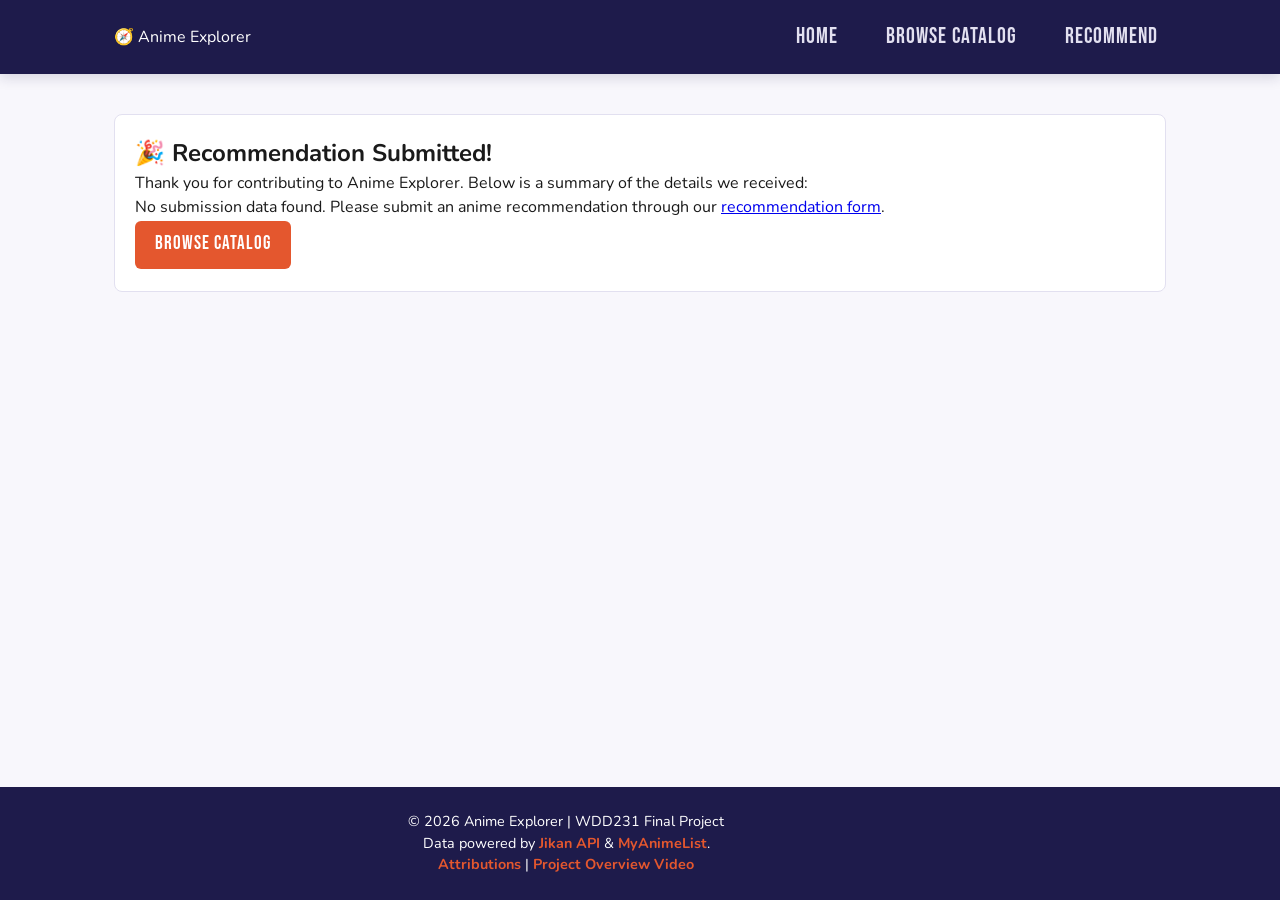
<file: finalproject/thankyou.html>
<!DOCTYPE html>
<html lang="en">
<head>
  <meta charset="UTF-8">
  <meta name="viewport" content="width=device-width, initial-scale=1.0">
  <title>Recommendation Received | Anime Explorer</title>
  <meta name="description" content="Confirmation page displaying submitted anime recommendation details.">
  <meta name="author" content="Your Name">
  <meta name="robots" content="noindex">

  <!-- Open Graph Protocol Tags -->
  <meta property="og:title" content="Recommendation Received | Anime Explorer">
  <meta property="og:description" content="Thank you for submitting an anime recommendation to Anime Explorer.">
  <meta property="og:type" content="website">
  <meta property="og:image" content="https://damie-aj95.github.io/wdd231/finalproject/images/og-image.jpg">
  <meta property="og:url" content="https://damie-aj95.github.io/wdd231/finalproject/thanks.html">

  <link rel="preconnect" href="https://fonts.googleapis.com">
  <link rel="preconnect" href="https://fonts.gstatic.com" crossorigin>
  <!-- Optimized Font Loading: Dropped unused italic weights -->
  <link href="https://fonts.googleapis.com/css2?family=Bebas+Neue&family=Nunito:wght@400;600;700&display=swap" rel="stylesheet">

  <link rel="icon" href="favicon.ico" type="image/x-icon">
  <link rel="stylesheet" href="styles/small.css">
  <link rel="stylesheet" href="styles/large.css" media="(min-width: 768px)">
</head>
<body>

  <header class="site-header">
    <div class="header-container">
      <a href="index.html" class="logo-link">
        <span class="logo-icon" aria-hidden="true">🧭</span>
        <span class="logo-text">Anime Explorer</span>
      </a>
      
      <button class="nav-toggle" id="nav-toggle" aria-label="Toggle navigation menu" aria-expanded="false">
        <span class="hamburger" aria-hidden="true"></span>
      </button>

      <nav class="site-nav" id="site-nav">
        <ul>
          <li><a href="index.html">Home</a></li>
          <li><a href="browse.html">Browse Catalog</a></li>
          <li><a href="recommend.html">Recommend</a></li>
        </ul>
      </nav>
    </div>
  </header>

  <main>
    <section class="thanks-container">
      <h1><span aria-hidden="true">🎉</span> Recommendation Submitted!</h1>
      <p>Thank you for contributing to Anime Explorer. Below is a summary of the details we received:</p>

      <!-- Dynamic Submission Target with Accessible Announcement -->
      <div id="submission-details" class="details-card" aria-live="polite">
        <p>Loading submission data...</p>
      </div>

      <!-- Action Button Container (Styled via CSS classes, no inline styles) -->
      <div class="action-links">
        <a href="browse.html" class="btn primary-btn">Browse Catalog</a>
        <a href="recommend.html" class="btn secondary-btn thanks-secondary">Submit Another Title</a>
      </div>
    </section>
  </main>

  <footer class="site-footer">
    <div class="footer-container">
      <p>&copy; 2026 Anime Explorer | WDD231 Final Project</p>
      <p>
        Data powered by <a href="https://jikan.moe/" target="_blank" rel="noopener">Jikan API</a> &amp; <a href="https://myanimelist.net/" target="_blank" rel="noopener">MyAnimeList</a>.
      </p>
      <p>
        <a href="attributions.html">Attributions</a> | 
        <a href="https://www.youtube.com/watch?your-recorded-video-id" target="_blank" rel="noopener">Project Overview Video</a>
      </p>
    </div>
  </footer>

  <!-- Dedicated script for navigation and reading URL query parameters -->
  <script type="module" src="scripts/thanks.js"></script>
  <script type="module" src="scripts/nav.js"></script>
</body>
</html>
</file>
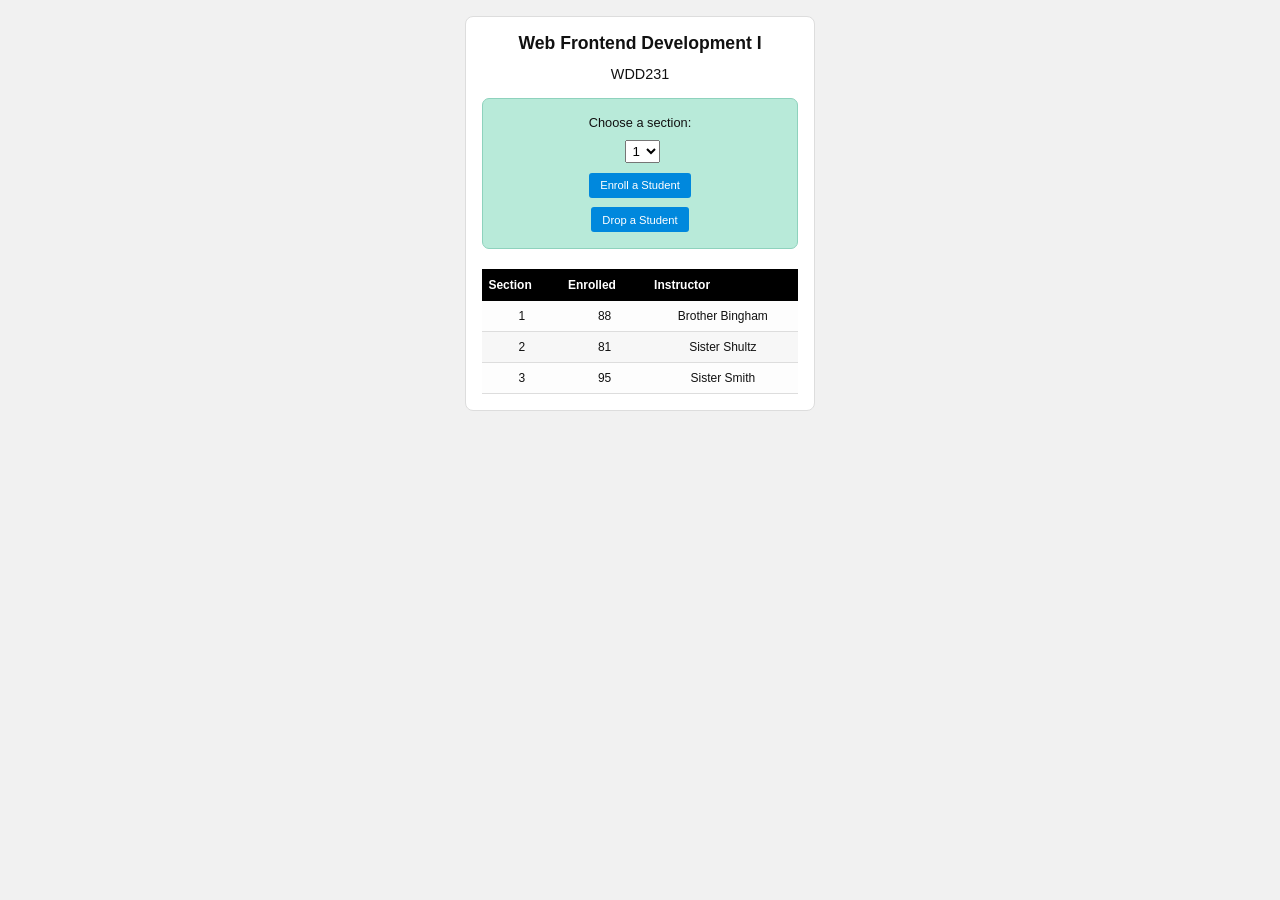
<file: week03/modules.html>
<!DOCTYPE html>
<html lang="en">
<head>
    <meta charset="UTF-8">
    <meta name="viewport" content="width=device-width, initial-scale=1.0">

    <title>Modules Example: Course and Sections</title>

    <link rel="stylesheet" href="styles/modules.css">

    <script type="module" src="scripts/modules.mjs"></script>
</head>

<body>
    <main>
        <h1 id="courseName">Web Frontend Development I</h1>
        <h2 id="courseCode">WDD231</h2>

        <div id="enrollment">
            <label for="sectionNumber">Choose a section:</label>
            <select id="sectionNumber">
                <!-- JavaScript will populate the options -->
            </select>

            <button id="enrollStudent">Enroll a Student</button>
            <button id="dropStudent">Drop a Student</button>
        </div>

        <table>
            <thead>
                <tr>
                    <th>Section</th>
                    <th>Enrolled</th>
                    <th>Instructor</th>
                </tr>
            </thead>

            <tbody id="sections">
                <!-- JavaScript will populate the sections -->
            </tbody>
        </table>
    </main>
</body>
</html>
</file>
<file: styles/small.css>
/* CSS Variables */
:root {
    --primary: #12304A;
    --secondary: #D9A441;
    --bg: #FFFFFF;
    --text: #222222;
    --panel: #F2F4F6;
    --accent: #D9A441;
    --done: #E5F2E9;
    --done-border: #287A45;
}
/* General Styles */
* {
    box-sizing: border-box;
}

body {
    margin: 0;
    font-family: "Josefin Sans", sans-serif;
    background: var(--bg);
    color: var(--text);
    line-height: 1.5;
}

/* Header */
.top {
    display: flex;
    justify-content: space-between;
    align-items: center;
    padding: 0.6rem 1rem;
}

.brand {
    display: flex;
    align-items: center;
    gap: 0.6rem;
    font-weight: 700;
    font-size: 1.2rem;
}

/* Mobile Menu Button */
#menu-btn {
    background: #ffffff;
    border: 2px solid var(--primary);
    color: var(--primary);
    font-size: 1.6rem;
    line-height: 1;
    width: 3rem;
    height: 3rem;
    border-radius: 4px;
    cursor: pointer;
}

/* Navigation */
nav ul {
    list-style: none;
    margin: 0;
    padding: 0;
    display: none;
}

nav ul.open {
    display: block;
}

nav a {
    display: block;
    padding: 0.8rem 1rem;
    color: #ffffff;
    background: var(--primary);
    text-decoration: none;
    font-weight: 700;
    border-bottom: 1px solid #555555;
}

nav a:hover,
nav a:focus {
    background: #4a5668;
}

nav a.active {
    background: #4a5668;
    border-left: 5px solid var(--accent);
}

/* Main Content */
main {
    padding: 1rem;
}

h1 {
    margin: 0.25rem 0 0.75rem;
    font-size: 1.6rem;
}

h2 {
    margin: 0 0 0.75rem;
    padding: 0.4rem;
    background: var(--primary);
    color: #ffffff;
    font-size: 1rem;
    text-align: center;
}

/* Sections */
section {
    background: var(--panel);
    padding: 0.75rem;
    margin-bottom: 1rem;
}

/* Profile Photo */
.photo img {
    display: block;
    width: 100%;
    max-width: 300px;
    aspect-ratio: 1;
    height: auto;
    object-fit: cover;
    margin: 0 auto;
    border-radius: 10px;
}

/* Course Section */
.courses {
    background: #ffffff;
    padding: 0;
}

.filters {
    display: flex;
    gap: 0.5rem;
    justify-content: center;
    margin-bottom: 0.75rem;
}

.filters button {
    flex: 1;
    font: inherit;
    font-weight: 700;
    padding: 0.5rem;
    border: 2px solid var(--primary);
    background: #c9ced6;
    color: var(--primary);
    border-radius: 8px;
    cursor: pointer;
}

.filters button:hover,
.filters button:focus,
.filters button.active {
    background: var(--primary);
    color: #ffffff;
}

/* Course List */
#course-list {
    display: grid;
    grid-template-columns: 1fr;
    gap: 0.4rem;
}

.course {
    padding: 0.5rem;
    text-align: center;
    background: #c9ced6;
    border: 2px solid #9aa3b0;
    font-size: 0.9rem;
}

.course.completed {
    background: var(--done);
    border-color: var(--done-border);
    font-weight: 700;
}

.course.completed::after {
    content: " \2713";
}

/* Credit Total */
#credits {
    text-align: center;
    font-size: 0.9rem;
    margin: 0.75rem 0 0;
}

/* Footer */
footer {
    text-align: center;
}

.social {
    display: flex;
    justify-content: center;
    gap: 1rem;
    padding: 0.75rem;
}

.info {
    background: var(--panel);
    padding: 0.75rem;
    font-size: 0.9rem;
}

.info p {
    margin: 0.2rem 0;
}

/* Keyboard Focus */
a:focus-visible,
button:focus-visible {
    outline: 3px solid var(--accent);
    outline-offset: 3px;
}
</file>
<file: styles/larger.css>
@media only screen and (min-width: 38rem) {
    header, main, footer {
        max-width: 900px;
        margin: 0 auto;
    }

    .hamburger {
        display: none;
    }

    .navigation {
        display: flex;
        position: static;
        width: auto;
        border-bottom: none;
        background: none;
    }

    .navigation ul {
        display: flex;
        gap: 10px;
    }

    .navigation ul li {
        border-top: none;
    }

    .about-me {
        flex-direction: row;
        align-items: flex-start;
    }

    .about-me img {
        max-width: 200px;
        margin: 0;
        order: 2;
    }

    .about-me p {
        order: 1;
        flex: 1;
    }

    .course-cards {
        grid-template-columns: repeat(3, 1fr);
    }
}
</file>
<file: code-along-wk1/styles/larger.css>
@media only screen and (min-width: 38rem) {
    header, main, nav, footer {
        max-width: 900px;
        margin: 0 auto;
    }

    header {
        grid-template-columns: 24px auto;
    }

    .hamburger {
        display: none;
    }

    .navigation {
        display: block;
        border-bottom: solid 1px #eee;
    }

    .navigation ul {
        display: flex;
    }

    .navigation a {
        border: none;
    }
}
</file>
<file: code-along-wk1/styles/base.css>
/*-------------Color Scheme--------
terra catta #e87a5b
deep slate blue #3d405b,
*/

/************* Site Wide ************/

* {
    font-family: "josefin Sans" sans-serif;
    box-sizing: border-box;
}

/********** Header *******/
header {
    display: grid;
    grid-template-columns: 24px auto 44px;
    padding: 5px 0 5px 10px;
    align-items: end;
    border-bottom: solid 1px #ddd;
    column-gap: 8px;
}

header img {
     display: block;
     width: 100%;
     height: auto;
     padding-bottom: 5px;
}

header span {
    font-size: 1.2rem;
    color: #3d405b;
}

/*********** Hamburger Navigation *****/
.hamburger {
    background: none;
    border: none;
    color: #3d405b;
    cursor: pointer;
    font-family: Verdana, Geneva, Tahoma, sans-serif;

}

.hamburger::before {
    content: "\2630";
}


.hamburger.show::before {
    content: "\00d7";
    
}

/***********Navigation************/
.navigation {
    display: none;
}

.navigation.show {
    display: block;
}

.navigation ul {
    list-style-type: none;
    margin: 0;
    padding: 0;
}

.navigation a {
    display: block;
    padding: .8rem 10px;
    color: #3d405b;
    text-decoration: none;
    border-bottom: solid 1px #ddd; 
}

.navigation li.current {
    background-color: #eee;
}

.navigation a:hover {
    background-color: #e87a5b;
}

h1 {
    margin-left: 10px;
}
</file>
<file: finalproject/styles/small.css>
/* ==========================================================================
   ANIME EXPLORER - SMALL / BASE STYLES (Mobile First)
   Palette:
   - Deep Indigo: #1e1b4b (Header, Footer, Headings)
   - Coral:       #e4572e (Buttons, Accents, Links)
   - Off-White:    #f8f7fc (Document Body Background)
   - Surface:     #ffffff (Card & Section Containers)
   - Near-Black:  #1a1a1a (Body Text - High Contrast)
   ========================================================================== */

:root {
  --primary-indigo: #1e1b4b;
  --accent-coral:   #e4572e;
  --accent-coral-hover: #c84621;
  --bg-offwhite:    #f8f7fc;
  --surface-white:  #ffffff;
  --text-dark:      #1a1a1a;
  --border-light:   #e2e0f0;
  
  --font-heading: 'Bebas Neue', sans-serif;
  --font-body:    'Nunito', sans-serif;
}

/* CSS Reset */
*, *::before, *::after {
  box-sizing: border-box;
  margin: 0;
  padding: 0;
}

body {
  background-color: var(--bg-offwhite);
  color: var(--text-dark);
  font-family: var(--font-body);
  font-size: 1rem;
  line-height: 1.5;
  min-height: 100vh;
  display: flex;
  flex-direction: column;
}

main {
  flex: 1;
  width: 100%;
  margin: 0 auto;
  padding: 1.5rem 1rem;
}

/* Header & Mobile Navigation */
.site-header {
  background-color: var(--primary-indigo);
  color: #ffffff;
  box-shadow: 0 4px 12px rgba(30, 27, 75, 0.15);
  position: sticky;
  top: 0;
  z-index: 1000;
}

.header-container {
  padding: 1rem;
  display: flex;
  justify-content: space-between;
  align-items: center;
}

.logo-link {
  color: #ffffff;
  text-decoration: none;
}

.logo-link h1 {
  font-family: var(--font-heading);
  font-size: 2rem;
  letter-spacing: 2px;
  line-height: 1;
}

/* Hamburger Menu Toggle */
.nav-toggle {
  display: block;
  background: none;
  border: none;
  cursor: pointer;
  padding: 0.5rem;
}

.hamburger, .hamburger::before, .hamburger::after {
  display: block;
  width: 25px;
  height: 3px;
  background-color: #ffffff;
  border-radius: 2px;
  transition: transform 0.3s ease;
}

.hamburger { position: relative; }
.hamburger::before { content: ''; position: absolute; top: -8px; left: 0; }
.hamburger::after { content: ''; position: absolute; top: 8px; left: 0; }

.site-nav {
  display: none;
  position: absolute;
  top: 100%;
  left: 0;
  right: 0;
  background-color: var(--primary-indigo);
  padding: 1rem 1.5rem;
  border-top: 1px solid rgba(255, 255, 255, 0.1);
}

.site-nav.nav-open {
  display: block;
}

.site-nav ul {
  list-style: none;
  display: flex;
  flex-direction: column;
  gap: 0.75rem;
}

.site-nav a {
  color: #e2e0f0;
  text-decoration: none;
  font-family: var(--font-heading);
  font-size: 1.4rem;
  letter-spacing: 1px;
  display: block;
  padding: 0.25rem 0;
}

.site-nav a:hover,
.site-nav a:focus,
.site-nav a.active {
  color: var(--accent-coral);
}

/* Hero / Spotlight Section */
.hero-spotlight {
  background-color: var(--primary-indigo);
  color: #ffffff;
  border-radius: 8px;
  padding: 2rem 1.25rem;
  margin-bottom: 2rem;
  text-align: center;
}

.hero-content h2 {
  font-family: var(--font-heading);
  font-size: 2.2rem;
  letter-spacing: 1.5px;
  line-height: 1.1;
  margin-bottom: 0.75rem;
}

.hero-content p {
  font-size: 1rem;
  color: #e2e0f0;
  margin-bottom: 1.25rem;
}

.hero-actions {
  display: flex;
  flex-direction: column;
  gap: 0.75rem;
}

/* Buttons */
.btn {
  display: inline-block;
  font-family: var(--font-heading);
  font-size: 1.2rem;
  letter-spacing: 1px;
  padding: 0.6rem 1.25rem;
  border-radius: 6px;
  text-decoration: none;
  text-align: center;
  cursor: pointer;
  border: none;
}

.primary-btn, .btn {
  background-color: var(--accent-coral);
  color: #ffffff;
}

.secondary-btn, .btn.secondary {
  background-color: transparent;
  color: #ffffff;
  border: 2px solid #ffffff;
}

/* Card Grid (Mobile Stack / 1-2 Columns) */
.section-header {
  margin-bottom: 1rem;
  border-bottom: 3px solid var(--accent-coral);
  padding-bottom: 0.25rem;
}

.section-header h2 {
  font-family: var(--font-heading);
  font-size: 1.8rem;
  color: var(--primary-indigo);
}

.view-all-link {
  display: inline-block;
  margin-top: 0.25rem;
  color: var(--accent-coral);
  text-decoration: none;
  font-weight: 700;
  font-size: 0.9rem;
}

.card-grid {
  display: grid;
  grid-template-columns: repeat(auto-fill, minmax(160px, 1fr));
  gap: 1rem;
}

.anime-card {
  background-color: var(--surface-white);
  border: 1px solid var(--border-light);
  border-radius: 8px;
  overflow: hidden;
  display: flex;
  flex-direction: column;
}

.card-image-wrap {
  position: relative;
  width: 100%;
  height: 220px;
  background-color: #e2e0f0;
}

.card-image-wrap img {
  width: 100%;
  height: 100%;
  object-fit: cover;
}

.fav-btn {
  position: absolute;
  top: 8px;
  right: 8px;
  background: rgba(0, 0, 0, 0.65);
  border: none;
  font-size: 1rem;
  padding: 0.25rem 0.4rem;
  border-radius: 50%;
  cursor: pointer;
}

.card-content {
  padding: 0.75rem;
  display: flex;
  flex-direction: column;
  flex: 1;
}

.card-content h4 {
  font-size: 1rem;
  font-weight: 700;
  color: var(--primary-indigo);
  margin-bottom: 0.4rem;
  line-height: 1.2;
}

.card-meta {
  list-style: none;
  font-size: 0.85rem;
  color: #4a4a4a;
  margin-bottom: 0.75rem;
}

.details-btn {
  margin-top: auto;
  background-color: var(--primary-indigo);
  color: #ffffff;
  border: none;
  padding: 0.4rem;
  border-radius: 4px;
  font-family: var(--font-heading);
  font-size: 1rem;
  cursor: pointer;
  width: 100%;
}

/* Filter Controls */
.controls-bar {
  background-color: var(--surface-white);
  border: 1px solid var(--border-light);
  padding: 1rem;
  border-radius: 8px;
  margin-bottom: 1.5rem;
  display: flex;
  flex-direction: column;
  gap: 0.75rem;
}

.controls-bar select {
  padding: 0.5rem;
  border: 1px solid var(--border-light);
  border-radius: 4px;
  font-size: 0.95rem;
}

/* Modal Dialog */
.anime-dialog {
  border: none;
  border-radius: 10px;
  padding: 0;
  width: 92%;
  margin: auto;
}

.modal-content {
  position: relative;
  background-color: var(--surface-white);
  padding: 1.25rem;
}

.modal-close {
  position: absolute;
  top: 10px;
  right: 15px;
  background: none;
  border: none;
  font-size: 1.8rem;
  cursor: pointer;
}

.modal-body {
  display: flex;
  flex-direction: column;
  gap: 1rem;
}

.modal-body img {
  width: 100%;
  height: auto;
  border-radius: 6px;
}

.modal-info h3 {
  font-family: var(--font-heading);
  font-size: 1.8rem;
  color: var(--primary-indigo);
  margin-bottom: 0.4rem;
}

/* Form Styles */
.form-container, .thanks-container {
  background-color: var(--surface-white);
  border: 1px solid var(--border-light);
  border-radius: 8px;
  padding: 1.25rem;
}

.recommend-form fieldset {
  border: 1px solid var(--border-light);
  border-radius: 6px;
  padding: 1rem;
  margin-top: 1.25rem;
}

.recommend-form legend {
  font-family: var(--font-heading);
  font-size: 1.3rem;
  color: var(--primary-indigo);
  padding: 0 0.4rem;
}

.recommend-form label {
  display: block;
  font-weight: 600;
  margin-top: 0.85rem;
  margin-bottom: 0.25rem;
}

.recommend-form input,
.recommend-form select,
.recommend-form textarea {
  width: 100%;
  padding: 0.5rem;
  border: 1px solid var(--border-light);
  border-radius: 4px;
  font-size: 0.95rem;
}

.submit-btn {
  margin-top: 1.25rem;
  width: 100%;
}

/* Footer */
.site-footer {
  background-color: var(--primary-indigo);
  color: #ffffff;
  padding: 1.5rem 1rem;
  margin-top: 2rem;
  text-align: center;
  font-size: 0.9rem;
}

.footer-container a {
  color: var(--accent-coral);
  text-decoration: none;
  font-weight: 700;
}

/* Accessibility Utility: Screen-Reader Only Label */
.visually-hidden {
  position: absolute !important;
  width: 1px !important;
  height: 1px !important;
  padding: 0 !important;
  margin: -1px !important;
  overflow: hidden !important;
  clip: rect(0, 0, 0, 0) !important;
  white-space: nowrap !important;
  border: 0 !important;
}

/* Search Box Container & Input */
.search-box {
  position: relative;
  max-width: 500px;
  margin: 1rem auto 1.25rem auto;
}

.search-box input {
  width: 100%;
  padding: 0.75rem 1rem 0.75rem 2.5rem;
  border: 1px solid var(--border-color, #dcd9e8);
  border-radius: 25px;
  font-size: 1rem;
  font-family: var(--font-body, 'Nunito', sans-serif);
  background-color: #ffffff;
}

.search-box .search-icon {
  position: absolute;
  left: 12px;
  top: 50%;
  transform: translateY(-50%);
  font-size: 1rem;
}

/* Filter Pill Buttons */
.filter-pills {
  display: flex;
  gap: 0.5rem;
  flex-wrap: wrap;
  justify-content: center;
  margin-bottom: 2rem;
}

.pill {
  background-color: #ffffff;
  border: 1px solid var(--border-color, #dcd9e8);
  color: var(--text-dark, #1a1a1a);
  padding: 0.4rem 1rem;
  border-radius: 20px;
  font-family: var(--font-body, 'Nunito', sans-serif);
  font-size: 0.9rem;
  font-weight: 600;
  cursor: pointer;
  transition: all 0.2s ease;
}

.pill.active,
.pill:hover {
  background-color: var(--primary-indigo, #1e1b4b);
  color: #ffffff;
  border-color: var(--primary-indigo, #1e1b4b);
}
</file>
<file: finalproject/styles/large.css>
/* ==========================================================================
   ANIME EXPLORER - LARGE / DESKTOP STYLESHEET
   Target: Screens 768px and wider
   Matches wireframe: Search bar, pill filters, 3-column grid, and banner
   ========================================================================== */

@media (min-width: 768px) {

  main {
    max-width: 1100px;
    padding: 2.5rem 1.5rem;
  }

  /* Header & Navigation */
  .header-container {
    max-width: 1100px;
    margin: 0 auto;
    padding: 1rem 1.5rem;
  }

  .logo-link h1 {
    font-size: 2.2rem;
  }

  /* Hide Mobile Hamburger Toggle on Desktop */
  .nav-toggle {
    display: none;
  }

  /* Horizontal Navigation Bar */
  .site-nav {
    display: block !important;
    position: static;
    background-color: transparent;
    padding: 0;
    border-top: none;
  }

  .site-nav ul {
    flex-direction: row;
    align-items: center;
    gap: 2rem;
  }

  .site-nav a {
    font-size: 1.4rem;
    padding: 0.25rem 0.5rem;
    transition: color 0.2s ease-in-out;
  }

  .site-nav a:hover,
  .site-nav a:focus,
  .site-nav a.active {
    border-bottom: 2px solid var(--accent-coral);
  }

  .nav-search-icon {
    font-size: 1.2rem;
  }

  /* Hero Section & Headline */
  .hero-section {
    text-align: center;
    padding: 2rem 0;
  }

  .hero-section h2 {
    font-size: 2.8rem;
    line-height: 1.2;
  }

  .hero-section p {
    font-size: 1.15rem;
  }

  /* Search Bar & Pill Filters */
  .search-box {
    max-width: 650px;
    margin: 1.5rem auto;
  }

  .search-box input {
    padding: 0.85rem 1rem 0.85rem 2.8rem;
    font-size: 1.05rem;
  }

  .filter-pills {
    gap: 0.75rem;
  }

  .pill {
    padding: 0.5rem 1.25rem;
    font-size: 0.95rem;
  }

  /* 3-Column Desktop Grid for Anime Cards */
  .catalog-section h3 {
    font-size: 2rem;
    margin-bottom: 1.25rem;
  }

  .card-grid {
    grid-template-columns: repeat(3, 1fr);
    gap: 1.75rem;
  }

  .anime-card {
    transition: transform 0.2s ease, box-shadow 0.2s ease;
  }

  .anime-card:hover {
    transform: translateY(-5px);
    box-shadow: 0 8px 22px rgba(0, 0, 0, 0.1);
  }

  .card-image-wrap {
    height: 240px;
  }

  /* "Want to save your favorites?" Callout Banner */
  .favorites-callout {
    flex-direction: row;
    justify-content: space-between;
    text-align: left;
    padding: 1.5rem 2rem;
    margin: 3rem 0 2rem 0;
  }

  .callout-content {
    gap: 1.25rem;
  }

  .callout-content h4 {
    font-size: 1.3rem;
  }

  .callout-content p {
    font-size: 1.05rem;
  }

  .callout-btn {
    white-space: nowrap;
    padding: 0.75rem 1.5rem;
    font-size: 1.2rem;
  }

  /* Footer Layout */
  .footer-container {
    max-width: 1100px;
    padding: 0 1.5rem;
  }

  /* Modal Dialog Desktop Size */
  .anime-dialog {
    max-width: 650px;
    width: 90%;
    border-radius: 12px;
  }

  .modal-content {
    padding: 2rem;
  }

  .modal-body {
    flex-direction: row;
    align-items: flex-start;
    gap: 1.5rem;
  }

  .modal-body img {
    width: 200px;
    height: 290px;
    object-fit: cover;
  }
}
</file>
<file: styles/prophets.css>
* {
  box-sizing: border-box;
}

body {
  margin: 0;
  font-family: Arial, sans-serif;
  background-color: #f4f6f8;
  color: #222;
}

header {
  background-color: #12304a;
  color: white;
  text-align: center;
  padding: 2rem 1rem;
}

header h1 {
  margin: 0;
}

main {
  max-width: 1200px;
  margin: 2rem auto;
  padding: 0 1rem;
}

#cards {
  display: grid;
  grid-template-columns: repeat(auto-fit, minmax(250px, 1fr));
  gap: 1.5rem;
}

section {
  background-color: white;
  border: 1px solid #ddd;
  border-radius: 10px;
  padding: 1rem;
  text-align: center;
  box-shadow: 0 2px 6px rgba(0, 0, 0, 0.1);
}

section h2 {
  color: #12304a;
  margin-top: 0;
}

section img {
  width: 100%;
  max-width: 340px;
  height: auto;
  border-radius: 6px;
}

section p {
  margin: 0.5rem 0;
}

footer {
  background-color: #12304a;
  color: white;
  text-align: center;
  padding: 1rem;
  margin-top: 2rem;
}
</file>
<file: finalproject/styles/siteplan.css>
/* ==========================================================================
   ANIME EXPLORER - SITE PLAN SPECIFIC STYLES
   ========================================================================== */

.siteplan-main {
  max-width: 960px;
  margin: 0 auto;
  padding: 2rem 1rem;
}

.plan-section {
  background-color: #ffffff;
  border-radius: 8px;
  padding: 1.5rem;
  margin-bottom: 2rem;
  box-shadow: 0 4px 12px rgba(0, 0, 0, 0.05);
  border: 1px solid #e2e8f0;
}

.plan-section h2 {
  font-family: 'Bebas Neue', cursive, sans-serif;
  font-size: 1.8rem;
  color: var(--primary-indigo, #1e1b4b);
  border-bottom: 2px solid var(--accent-coral, #e05d00);
  padding-bottom: 0.25rem;
  margin-bottom: 1rem;
}

.overview-list {
  display: grid;
  grid-template-columns: auto 1fr;
  gap: 0.75rem 1rem;
  line-height: 1.6;
}

.overview-list dt {
  font-weight: 700;
  color: var(--primary-indigo, #1e1b4b);
}

.overview-list dd {
  margin: 0;
}

.plan-list,
.sitemap-tree {
  padding-left: 1.25rem;
  line-height: 1.7;
}

.plan-list li,
.sitemap-tree li {
  margin-bottom: 0.5rem;
}

.color-usage-list {
  margin-top: 1.25rem;
}

/* Color Palette Swatches */
.color-grid {
  display: grid;
  grid-template-columns: repeat(auto-fit, minmax(140px, 1fr));
  gap: 1rem;
  margin-top: 1rem;
}

.color-swatch {
  height: 100px;
  border-radius: 6px;
  display: flex;
  align-items: flex-end;
  padding: 0.75rem;
  box-shadow: inset 0 0 0 1px rgba(0, 0, 0, 0.1);
}

.swatch-label {
  font-size: 0.85rem;
  font-weight: 700;
  line-height: 1.2;
}

.color-swatch.indigo {
  background-color: #1e1b4b;
  color: #ffffff;
}

.color-swatch.coral {
  background-color: #e05d00;
  color: #ffffff;
}

.color-swatch.offwhite {
  background-color: #f8fafc;
  color: #0f172a;
}

.color-swatch.nearblack {
  background-color: #0f172a;
  color: #ffffff;
}

/* Typography Demo Section */
.typo-demo {
  display: flex;
  flex-direction: column;
  gap: 1rem;
  margin-top: 1rem;
}

.typo-box {
  padding: 1rem;
  background-color: #f8fafc;
  border-radius: 6px;
  border-left: 4px solid var(--primary-indigo, #1e1b4b);
}

.font-title {
  font-size: 0.85rem;
  font-weight: 700;
  color: #64748b;
  display: block;
  margin-bottom: 0.25rem;
}

.sample-heading {
  font-family: 'Bebas Neue', cursive, sans-serif;
  font-size: 2rem;
  color: var(--primary-indigo, #1e1b4b);
  margin: 0;
}

.sample-body {
  font-family: 'Nunito', sans-serif;
  font-size: 1rem;
  color: #0f172a;
  margin: 0;
}

/* Hand-Drawn Wireframe Image Display */
.wireframe-grid {
  display: grid;
  grid-template-columns: 1fr;
  gap: 1.5rem;
  margin-top: 1rem;
}

@media (min-width: 768px) {
  .wireframe-grid {
    grid-template-columns: 1fr 1fr;
  }
}

.wireframe-card {
  border: 1px solid #cbd5e1;
  padding: 1rem;
  border-radius: 6px;
  background-color: #f8fafc;
  text-align: center;
}

.wireframe-card h3 {
  font-size: 1.1rem;
  margin-bottom: 0.75rem;
  color: var(--primary-indigo, #1e1b4b);
}

.wireframe-card img {
  max-width: 100%;
  height: auto;
  border: 1px solid #e2e8f0;
  border-radius: 4px;
  box-shadow: 0 2px 6px rgba(0, 0, 0, 0.1);
}
</file>
<file: week03/styles/modules.css>
* {
    margin: 0;
    padding: 0;
    box-sizing: border-box;
}

body {
    font-family: Arial, sans-serif;
    background-color: #f1f1f1;
    color: #111;
}

main {
    width: 100%;
    max-width: 350px;
    margin: 1rem auto;
    padding: 1rem;
    background-color: white;
    border: 1px solid #ddd;
    border-radius: 8px;
}

h1 {
    text-align: center;
    font-size: 1.1rem;
    margin-bottom: 0.75rem;
}

h2 {
    text-align: center;
    font-size: 0.9rem;
    font-weight: normal;
    margin-bottom: 1rem;
}

#enrollment {
    display: flex;
    flex-direction: column;
    align-items: center;
    gap: 0.6rem;
    background-color: #b8ead9;
    border: 1px solid #8ed2bd;
    border-radius: 7px;
    padding: 1rem;
    margin-bottom: 1.25rem;
}

#enrollment label {
    font-size: 0.8rem;
}

#sectionNumber {
    margin-left: 0.3rem;
    padding: 0.15rem;
}

button {
    background-color: #0088dd;
    color: white;
    border: none;
    border-radius: 3px;
    padding: 0.4rem 0.7rem;
    font-size: 0.7rem;
    cursor: pointer;
}

button:hover {
    background-color: #006fae;
}

table {
    width: 100%;
    border-collapse: collapse;
    font-size: 0.75rem;
}

thead {
    background-color: #000;
    color: white;
}

th {
    padding: 0.55rem 0.4rem;
    text-align: left;
}

td {
    padding: 0.5rem;
    text-align: center;
    border-bottom: 1px solid #ddd;
}

tbody tr:nth-child(even) {
    background-color: #f7f7f7;
}

tbody tr:hover {
    background-color: #eeeeee;
}
tbody tr {
  background: #fdfdfd;
}

td {
  border-bottom: 1px solid #ddd;
}
</file>
